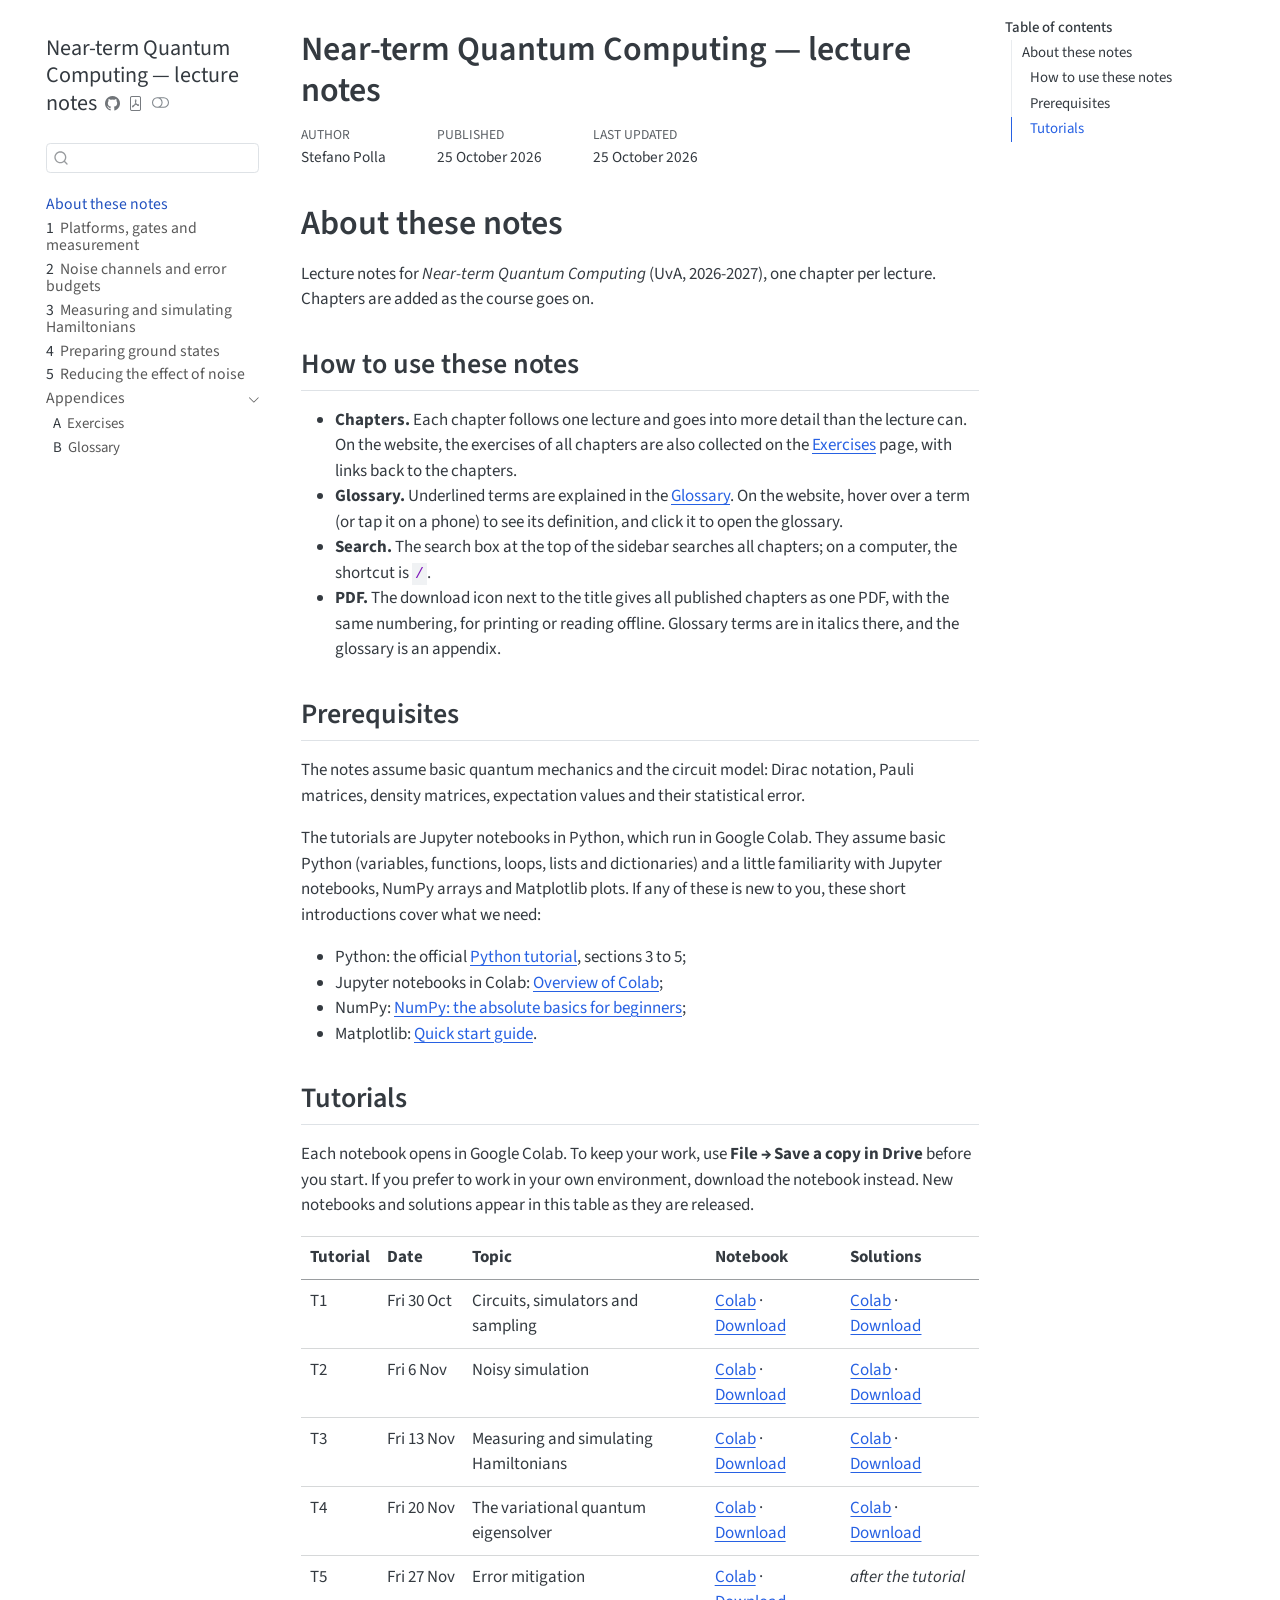
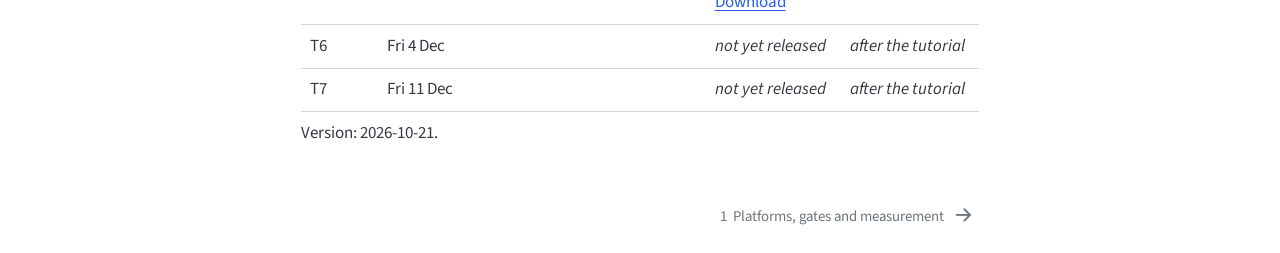
<file: index.html>
<!DOCTYPE html>
<html xmlns="http://www.w3.org/1999/xhtml" lang="en" xml:lang="en"><head>

<meta charset="utf-8">
<meta name="generator" content="quarto-1.10.19">

<meta name="viewport" content="width=device-width, initial-scale=1.0, user-scalable=yes">

<meta name="author" content="Stefano Polla">
<meta name="dcterms.date" content="2026-10-25">

<title>Near-term Quantum Computing — lecture notes</title>
<style>
/* Default styles provided by pandoc.
** See https://pandoc.org/MANUAL.html#variables-for-html for config info.
*/
span.smallcaps{font-variant: small-caps;}
div.columns{display: flex; gap: 1.5em;}
div.column{flex: auto;}
@media screen {
div.columns{gap: min(4vw, 1.5em);}
div.column{overflow-x: auto;}
}
div.hanging-indent{margin-left: 1.5em; text-indent: -1.5em;}
ul.task-list{list-style: none;}
ul.task-list li input[type="checkbox"] {
  width: 0.8em;
  margin: 0 0.8em 0.2em -1em; /* quarto-specific, see https://github.com/quarto-dev/quarto-cli/issues/4556 */ 
  vertical-align: middle;
}
</style>


<script src="site_libs/quarto-nav/quarto-nav.js"></script>
<script src="site_libs/quarto-nav/headroom.min.js"></script>
<script src="site_libs/clipboard/clipboard.min.js"></script>
<script src="site_libs/quarto-search/autocomplete.umd.js"></script>
<script src="site_libs/quarto-search/fuse.min.js"></script>
<script src="site_libs/quarto-search/quarto-search.js"></script>
<meta name="quarto:offset" content="./">
<link href="./L1-platforms-and-measurement.html" rel="next">
<script src="site_libs/quarto-html/quarto.js" type="module"></script>
<script src="site_libs/quarto-html/tabsets/tabsets.js" type="module"></script>
<script src="site_libs/quarto-html/popper.min.js"></script>
<script src="site_libs/quarto-html/tippy.umd.min.js"></script>
<script src="site_libs/quarto-html/anchor.min.js"></script>
<link href="site_libs/quarto-html/tippy.css" rel="stylesheet">
<link href="site_libs/quarto-html/quarto-syntax-highlighting-bf27225e3a48a9273f3daa8f8e829971.css" rel="stylesheet" class="quarto-color-scheme" id="quarto-text-highlighting-styles">
<link href="site_libs/quarto-html/quarto-syntax-highlighting-dark-b626d73c4c936ccc3cb08be7d45d1df6.css" rel="stylesheet" class="quarto-color-scheme quarto-color-alternate" id="quarto-text-highlighting-styles">
<link href="site_libs/quarto-html/quarto-syntax-highlighting-bf27225e3a48a9273f3daa8f8e829971.css" rel="stylesheet" class="quarto-color-scheme-extra" id="quarto-text-highlighting-styles">
<script src="site_libs/bootstrap/bootstrap.min.js"></script>
<link href="site_libs/bootstrap/bootstrap-icons.css" rel="stylesheet">
<link href="site_libs/bootstrap/bootstrap-d3f7f8e73c8d287b30bcf59c2b563615.min.css" rel="stylesheet" append-hash="true" class="quarto-color-scheme" id="quarto-bootstrap" data-mode="light">
<link href="site_libs/bootstrap/bootstrap-dark-37a0ccb6f5b9899fcb884e11bb6f7458.min.css" rel="stylesheet" append-hash="true" class="quarto-color-scheme quarto-color-alternate" id="quarto-bootstrap" data-mode="dark">
<link href="site_libs/bootstrap/bootstrap-d3f7f8e73c8d287b30bcf59c2b563615.min.css" rel="stylesheet" append-hash="true" class="quarto-color-scheme-extra" id="quarto-bootstrap" data-mode="light">
<script id="quarto-search-options" type="application/json">{
  "location": "sidebar",
  "copy-button": false,
  "collapse-after": 3,
  "panel-placement": "start",
  "type": "textbox",
  "limit": 50,
  "keyboard-shortcut": [
    "f",
    "/",
    "s"
  ],
  "show-item-context": false,
  "language": {
    "search-no-results-text": "No results",
    "search-matching-documents-text": "matching documents",
    "search-copy-link-title": "Copy link to search",
    "search-hide-matches-text": "Hide additional matches",
    "search-more-match-text": "more match in this document",
    "search-more-matches-text": "more matches in this document",
    "search-clear-button-title": "Clear",
    "search-text-placeholder": "",
    "search-detached-cancel-button-title": "Cancel",
    "search-submit-button-title": "Submit",
    "search-label": "Search"
  }
}</script>
<meta name="robots" content="noindex, nofollow">


<link rel="stylesheet" href="styles.css">
</head>

<body class="nav-sidebar floating quarto-light"><script id="quarto-html-before-body" type="application/javascript">
    const toggleBodyColorMode = (bsSheetEl) => {
      const mode = bsSheetEl.getAttribute("data-mode");
      const bodyEl = window.document.querySelector("body");
      if (mode === "dark") {
        bodyEl.classList.add("quarto-dark");
        bodyEl.classList.remove("quarto-light");
      } else {
        bodyEl.classList.add("quarto-light");
        bodyEl.classList.remove("quarto-dark");
      }
    }
    const toggleBodyColorPrimary = () => {
      const bsSheetEl = window.document.querySelector("link#quarto-bootstrap:not([rel=disabled-stylesheet])");
      if (bsSheetEl) {
        toggleBodyColorMode(bsSheetEl);
      }
    }
    const setColorSchemeToggle = (alternate) => {
      const toggles = window.document.querySelectorAll('.quarto-color-scheme-toggle');
      for (let i=0; i < toggles.length; i++) {
        const toggle = toggles[i];
        if (toggle) {
          if (alternate) {
            toggle.classList.add("alternate");
          } else {
            toggle.classList.remove("alternate");
          }
        }
      }
    };
    const toggleColorMode = (alternate) => {
      // Switch the stylesheets
      const primaryStylesheets = window.document.querySelectorAll('link.quarto-color-scheme:not(.quarto-color-alternate)');
      const alternateStylesheets = window.document.querySelectorAll('link.quarto-color-scheme.quarto-color-alternate');
      manageTransitions('#quarto-margin-sidebar .nav-link', false);
      if (alternate) {
        // note: dark is layered on light, we don't disable primary!
        enableStylesheet(alternateStylesheets);
        for (const sheetNode of alternateStylesheets) {
          if (sheetNode.id === "quarto-bootstrap") {
            toggleBodyColorMode(sheetNode);
          }
        }
      } else {
        disableStylesheet(alternateStylesheets);
        enableStylesheet(primaryStylesheets)
        toggleBodyColorPrimary();
      }
      manageTransitions('#quarto-margin-sidebar .nav-link', true);
      // Switch the toggles
      setColorSchemeToggle(alternate)
      // Hack to workaround the fact that safari doesn't
      // properly recolor the scrollbar when toggling (#1455)
      if (navigator.userAgent.indexOf('Safari') > 0 && navigator.userAgent.indexOf('Chrome') == -1) {
        manageTransitions("body", false);
        window.scrollTo(0, 1);
        setTimeout(() => {
          window.scrollTo(0, 0);
          manageTransitions("body", true);
        }, 40);
      }
    }
    const disableStylesheet = (stylesheets) => {
      for (let i=0; i < stylesheets.length; i++) {
        const stylesheet = stylesheets[i];
        stylesheet.rel = 'disabled-stylesheet';
      }
    }
    const enableStylesheet = (stylesheets) => {
      for (let i=0; i < stylesheets.length; i++) {
        const stylesheet = stylesheets[i];
        if(stylesheet.rel !== 'stylesheet') { // for Chrome, which will still FOUC without this check
          stylesheet.rel = 'stylesheet';
        }
      }
    }
    const manageTransitions = (selector, allowTransitions) => {
      const els = window.document.querySelectorAll(selector);
      for (let i=0; i < els.length; i++) {
        const el = els[i];
        if (allowTransitions) {
          el.classList.remove('notransition');
        } else {
          el.classList.add('notransition');
        }
      }
    }
    const isFileUrl = () => {
      return window.location.protocol === 'file:';
    }
    const hasAlternateSentinel = () => {
      let styleSentinel = getColorSchemeSentinel();
      if (styleSentinel !== null) {
        return styleSentinel === "alternate";
      } else {
        return false;
      }
    }
    const setStyleSentinel = (alternate) => {
      const value = alternate ? "alternate" : "default";
      if (!isFileUrl()) {
        window.localStorage.setItem("quarto-color-scheme", value);
      } else {
        localAlternateSentinel = value;
      }
    }
    const getColorSchemeSentinel = () => {
      if (!isFileUrl()) {
        const storageValue = window.localStorage.getItem("quarto-color-scheme");
        return storageValue != null ? storageValue : localAlternateSentinel;
      } else {
        return localAlternateSentinel;
      }
    }
    const toggleGiscusIfUsed = (isAlternate, darkModeDefault) => {
      const baseTheme = document.querySelector('#giscus-base-theme')?.value ?? 'light';
      const alternateTheme = document.querySelector('#giscus-alt-theme')?.value ?? 'dark';
      let newTheme = '';
      if(authorPrefersDark) {
        newTheme = isAlternate ? baseTheme : alternateTheme;
      } else {
        newTheme = isAlternate ? alternateTheme : baseTheme;
      }
      const changeGiscusTheme = () => {
        // From: https://github.com/giscus/giscus/issues/336
        const sendMessage = (message) => {
          const iframe = document.querySelector('iframe.giscus-frame');
          if (!iframe) return;
          iframe.contentWindow.postMessage({ giscus: message }, 'https://giscus.app');
        }
        sendMessage({
          setConfig: {
            theme: newTheme
          }
        });
      }
      const isGiscussLoaded = window.document.querySelector('iframe.giscus-frame') !== null;
      if (isGiscussLoaded) {
        changeGiscusTheme();
      }
    };
    const authorPrefersDark = false;
    const darkModeDefault = authorPrefersDark;
      document.querySelector('link#quarto-text-highlighting-styles.quarto-color-scheme-extra').rel = 'disabled-stylesheet';
      document.querySelector('link#quarto-bootstrap.quarto-color-scheme-extra').rel = 'disabled-stylesheet';
    let localAlternateSentinel = darkModeDefault ? 'alternate' : 'default';
    // Dark / light mode switch
    window.quartoToggleColorScheme = () => {
      // Read the current dark / light value
      let toAlternate = !hasAlternateSentinel();
      toggleColorMode(toAlternate);
      setStyleSentinel(toAlternate);
      toggleGiscusIfUsed(toAlternate, darkModeDefault);
      window.dispatchEvent(new Event('resize'));
    };
    // Switch to dark mode if need be
    if (hasAlternateSentinel()) {
      toggleColorMode(true);
    } else {
      toggleColorMode(false);
    }
  </script>

<div id="quarto-search-results"></div>
  <header id="quarto-header" class="headroom fixed-top">
  <nav class="quarto-secondary-nav">
    <div class="container-fluid d-flex">
      <button type="button" class="quarto-btn-toggle btn" data-bs-toggle="collapse" role="button" data-bs-target=".quarto-sidebar-collapse-item" aria-controls="quarto-sidebar" aria-expanded="false" aria-label="Toggle sidebar navigation" onclick="if (window.quartoToggleHeadroom) { window.quartoToggleHeadroom(); }">
        <i class="bi bi-layout-text-sidebar-reverse"></i>
      </button>
        <nav class="quarto-page-breadcrumbs" aria-label="breadcrumb"><ol class="breadcrumb"><li class="breadcrumb-item"><a href="./index.html">About these notes</a></li></ol></nav>
        <a class="flex-grow-1" role="navigation" data-bs-toggle="collapse" data-bs-target=".quarto-sidebar-collapse-item" aria-controls="quarto-sidebar" aria-expanded="false" aria-label="Toggle sidebar navigation" onclick="if (window.quartoToggleHeadroom) { window.quartoToggleHeadroom(); }">      
        </a>
      <button type="button" class="btn quarto-search-button" aria-label="Search" onclick="window.quartoOpenSearch();">
        <i class="bi bi-search"></i>
      </button>
    </div>
  </nav>
</header>
<!-- content -->
<div id="quarto-content" class="quarto-container page-columns page-rows-contents page-layout-article">
<!-- sidebar -->
  <nav id="quarto-sidebar" class="sidebar collapse collapse-horizontal quarto-sidebar-collapse-item sidebar-navigation floating overflow-auto">
    <div class="pt-lg-2 mt-2 text-left sidebar-header">
    <div class="sidebar-title mb-0 py-0">
      <a href="./">Near-term Quantum Computing — lecture notes</a> 
        <div class="sidebar-tools-main tools-wide">
    <a href="https://github.com/StefanoPolla/ntqc/tree/main/notes/" title="Source Code" class="quarto-navigation-tool px-1" aria-label="Source Code"><i class="bi bi-github"></i></a>
    <a href="./ntqc-lecture-notes.pdf" title="Download PDF" class="quarto-navigation-tool px-1" aria-label="Download PDF"><i class="bi bi-file-pdf"></i></a>
  <a href="" class="quarto-color-scheme-toggle quarto-navigation-tool  px-1" onclick="window.quartoToggleColorScheme(); return false;" title="Toggle dark mode"><i class="bi"></i></a>
</div>
    </div>
      </div>
        <div class="mt-2 flex-shrink-0 align-items-center">
        <div class="sidebar-search">
        <div id="quarto-search" class="" title="Search"></div>
        </div>
        </div>
    <div class="sidebar-menu-container"> 
    <ul class="list-unstyled mt-1">
        <li class="sidebar-item">
  <div class="sidebar-item-container"> 
  <a href="./index.html" class="sidebar-item-text sidebar-link active">
 <span class="menu-text">About these notes</span></a>
  </div>
</li>
        <li class="sidebar-item">
  <div class="sidebar-item-container"> 
  <a href="./L1-platforms-and-measurement.html" class="sidebar-item-text sidebar-link">
 <span class="menu-text"><span class="chapter-number">1</span>&nbsp; <span class="chapter-title">Platforms, gates and measurement</span></span></a>
  </div>
</li>
        <li class="sidebar-item">
  <div class="sidebar-item-container"> 
  <a href="./L2-noise.html" class="sidebar-item-text sidebar-link">
 <span class="menu-text"><span class="chapter-number">2</span>&nbsp; <span class="chapter-title">Noise channels and error budgets</span></span></a>
  </div>
</li>
        <li class="sidebar-item">
  <div class="sidebar-item-container"> 
  <a href="./L3-hamiltonians.html" class="sidebar-item-text sidebar-link">
 <span class="menu-text"><span class="chapter-number">3</span>&nbsp; <span class="chapter-title">Measuring and simulating Hamiltonians</span></span></a>
  </div>
</li>
        <li class="sidebar-item">
  <div class="sidebar-item-container"> 
  <a href="./L4-ground-states.html" class="sidebar-item-text sidebar-link">
 <span class="menu-text"><span class="chapter-number">4</span>&nbsp; <span class="chapter-title">Preparing ground states</span></span></a>
  </div>
</li>
        <li class="sidebar-item">
  <div class="sidebar-item-container"> 
  <a href="./L5-mitigation.html" class="sidebar-item-text sidebar-link">
 <span class="menu-text"><span class="chapter-number">5</span>&nbsp; <span class="chapter-title">Reducing the effect of noise</span></span></a>
  </div>
</li>
        <li class="sidebar-item sidebar-item-section">
      <div class="sidebar-item-container"> 
            <a class="sidebar-item-text sidebar-link text-start" data-bs-toggle="collapse" data-bs-target="#quarto-sidebar-section-1" role="navigation" aria-expanded="true">
 <span class="menu-text">Appendices</span></a>
          <a class="sidebar-item-toggle text-start" data-bs-toggle="collapse" data-bs-target="#quarto-sidebar-section-1" role="navigation" aria-expanded="true" aria-label="Toggle section">
            <i class="bi bi-chevron-right ms-2"></i>
          </a> 
      </div>
      <ul id="quarto-sidebar-section-1" class="collapse list-unstyled sidebar-section depth1 show">  
          <li class="sidebar-item">
  <div class="sidebar-item-container"> 
  <a href="./exercises.html" class="sidebar-item-text sidebar-link">
 <span class="menu-text"><span class="chapter-number">A</span>&nbsp; <span class="chapter-title">Exercises</span></span></a>
  </div>
</li>
          <li class="sidebar-item">
  <div class="sidebar-item-container"> 
  <a href="./glossary.html" class="sidebar-item-text sidebar-link">
 <span class="menu-text"><span class="chapter-number">B</span>&nbsp; <span class="chapter-title">Glossary</span></span></a>
  </div>
</li>
      </ul>
  </li>
    </ul>
    </div>
</nav>
<div id="quarto-sidebar-glass" class="quarto-sidebar-collapse-item" data-bs-toggle="collapse" data-bs-target=".quarto-sidebar-collapse-item"></div>
<!-- margin-sidebar -->
    <div id="quarto-margin-sidebar" class="sidebar margin-sidebar">
        <nav id="TOC" role="doc-toc" class="toc-active">
    <h2 id="toc-title">Table of contents</h2>
   
  <ul>
  <li><a href="#sec-about" id="toc-sec-about" class="nav-link active" data-scroll-target="#sec-about">About these notes</a>
  <ul class="collapse">
  <li><a href="#how-to-use-these-notes" id="toc-how-to-use-these-notes" class="nav-link" data-scroll-target="#how-to-use-these-notes">How to use these notes</a></li>
  <li><a href="#prerequisites" id="toc-prerequisites" class="nav-link" data-scroll-target="#prerequisites">Prerequisites</a></li>
  <li><a href="#tutorials" id="toc-tutorials" class="nav-link" data-scroll-target="#tutorials">Tutorials</a></li>
  </ul></li>
  </ul>
</nav>
    </div>
<!-- main -->
<main class="content" id="quarto-document-content">


<header id="title-block-header" class="quarto-title-block default">
<div class="quarto-title">
<h1 class="title">Near-term Quantum Computing — lecture notes</h1>
</div>



<div class="quarto-title-meta">

    <div>
    <div class="quarto-title-meta-heading">Author</div>
    <div class="quarto-title-meta-contents">
             <p>Stefano Polla </p>
          </div>
  </div>
    
    <div>
    <div class="quarto-title-meta-heading">Published</div>
    <div class="quarto-title-meta-contents">
      <p class="date">25 October 2026</p>
    </div>
  </div>
  
    <div>
    <div class="quarto-title-meta-heading">Last updated</div>
    <div class="quarto-title-meta-contents">
      <p class="date-modified">25 October 2026</p>
    </div>
  </div>
    
  </div>
  


</header>


<section id="sec-about" class="level1 unnumbered web-only">
<h1 class="unnumbered web-only">About these notes</h1>
<p>Lecture notes for <em>Near-term Quantum Computing</em> (UvA, 2026-2027), one chapter per lecture. Chapters are added as the course goes on.</p>
<section id="how-to-use-these-notes" class="level2 unnumbered">
<h2 class="unnumbered anchored" data-anchor-id="how-to-use-these-notes">How to use these notes</h2>
<ul>
<li><strong>Chapters.</strong> Each chapter follows one lecture and goes into more detail than the lecture can. <span>On the website, the exercises of all chapters are also collected on the <a href="./exercises.html">Exercises</a> page, with links back to the chapters.</span></li>
<li><strong>Glossary.</strong> Underlined terms are explained in the <a href="./glossary.html">Glossary</a>. On the website, hover over a term (or tap it on a phone) to see its definition, and click it to open the glossary.</li>
<li><strong>Search.</strong> The search box at the top of the sidebar searches all chapters; on a computer, the shortcut is <code>/</code>.</li>
<li><strong>PDF.</strong> The download icon next to the title gives all published chapters as one PDF, with the same numbering, for printing or reading offline. Glossary terms are in italics there, and the glossary is an appendix.</li>
</ul>
</section>
<section id="prerequisites" class="level2 unnumbered">
<h2 class="unnumbered anchored" data-anchor-id="prerequisites">Prerequisites</h2>
<p>The notes assume basic quantum mechanics and the circuit model: Dirac notation, Pauli matrices, density matrices, expectation values and their statistical error.</p>
<p>The tutorials are Jupyter notebooks in Python, which run in Google Colab. They assume basic Python (variables, functions, loops, lists and dictionaries) and a little familiarity with Jupyter notebooks, NumPy arrays and Matplotlib plots. If any of these is new to you, these short introductions cover what we need:</p>
<ul>
<li>Python: the official <a href="https://docs.python.org/3/tutorial/">Python tutorial</a>, sections 3 to 5;</li>
<li>Jupyter notebooks in Colab: <a href="https://colab.research.google.com/notebooks/basic_features_overview.ipynb">Overview of Colab</a>;</li>
<li>NumPy: <a href="https://numpy.org/doc/stable/user/absolute_beginners.html">NumPy: the absolute basics for beginners</a>;</li>
<li>Matplotlib: <a href="https://matplotlib.org/stable/users/explain/quick_start.html">Quick start guide</a>.</li>
</ul>
</section>
<section id="tutorials" class="level2 unnumbered">
<h2 class="unnumbered anchored" data-anchor-id="tutorials">Tutorials</h2>
<p>Each notebook opens in Google Colab. To keep your work, use <strong>File → Save a copy in Drive</strong> before you start. If you prefer to work in your own environment, download the notebook instead. New notebooks and solutions appear in this table as they are released.</p>
<table class="caption-top table">
<thead>
<tr class="header">
<th style="text-align: left;">Tutorial</th>
<th style="text-align: left;">Date</th>
<th style="text-align: left;">Topic</th>
<th style="text-align: left;">Notebook</th>
<th style="text-align: left;">Solutions</th>
</tr>
</thead>
<tbody>
<tr class="odd">
<td style="text-align: left;">T1</td>
<td style="text-align: left;">Fri&nbsp;30&nbsp;Oct</td>
<td style="text-align: left;">Circuits, simulators and sampling</td>
<td style="text-align: left;"><a href="https://colab.research.google.com/github/StefanoPolla/ntqc/blob/main/tutorials/tutorial-01/T1-circuits-and-sampling_qiskit.ipynb">Colab</a>&nbsp;· <a href="downloads/tutorial-01/T1-circuits-and-sampling_qiskit.ipynb" download="T1-circuits-and-sampling_qiskit.ipynb">Download</a></td>
<td style="text-align: left;"><a href="https://colab.research.google.com/github/StefanoPolla/ntqc/blob/main/tutorials/tutorial-01/T1-circuits-and-sampling_qiskit_solutions.ipynb">Colab</a>&nbsp;· <a href="downloads/tutorial-01/T1-circuits-and-sampling_qiskit_solutions.ipynb" download="T1-circuits-and-sampling_qiskit_solutions.ipynb">Download</a></td>
</tr>
<tr class="even">
<td style="text-align: left;">T2</td>
<td style="text-align: left;">Fri&nbsp;6&nbsp;Nov</td>
<td style="text-align: left;">Noisy simulation</td>
<td style="text-align: left;"><a href="https://colab.research.google.com/github/StefanoPolla/ntqc/blob/main/tutorials/tutorial-02/T2-noisy-simulation_qiskit.ipynb">Colab</a>&nbsp;· <a href="downloads/tutorial-02/T2-noisy-simulation_qiskit.ipynb" download="T2-noisy-simulation_qiskit.ipynb">Download</a></td>
<td style="text-align: left;"><a href="https://colab.research.google.com/github/StefanoPolla/ntqc/blob/main/tutorials/tutorial-02/T2-noisy-simulation_qiskit_solutions.ipynb">Colab</a>&nbsp;· <a href="downloads/tutorial-02/T2-noisy-simulation_qiskit_solutions.ipynb" download="T2-noisy-simulation_qiskit_solutions.ipynb">Download</a></td>
</tr>
<tr class="odd">
<td style="text-align: left;">T3</td>
<td style="text-align: left;">Fri&nbsp;13&nbsp;Nov</td>
<td style="text-align: left;">Measuring and simulating Hamiltonians</td>
<td style="text-align: left;"><a href="https://colab.research.google.com/github/StefanoPolla/ntqc/blob/main/tutorials/tutorial-03/T3-hamiltonians_qiskit.ipynb">Colab</a>&nbsp;· <a href="downloads/tutorial-03/T3-hamiltonians_qiskit.ipynb" download="T3-hamiltonians_qiskit.ipynb">Download</a></td>
<td style="text-align: left;"><a href="https://colab.research.google.com/github/StefanoPolla/ntqc/blob/main/tutorials/tutorial-03/T3-hamiltonians_qiskit_solutions.ipynb">Colab</a>&nbsp;· <a href="downloads/tutorial-03/T3-hamiltonians_qiskit_solutions.ipynb" download="T3-hamiltonians_qiskit_solutions.ipynb">Download</a></td>
</tr>
<tr class="even">
<td style="text-align: left;">T4</td>
<td style="text-align: left;">Fri&nbsp;20&nbsp;Nov</td>
<td style="text-align: left;">The variational quantum eigensolver</td>
<td style="text-align: left;"><a href="https://colab.research.google.com/github/StefanoPolla/ntqc/blob/main/tutorials/tutorial-04/T4-vqe_qiskit.ipynb">Colab</a>&nbsp;· <a href="downloads/tutorial-04/T4-vqe_qiskit.ipynb" download="T4-vqe_qiskit.ipynb">Download</a></td>
<td style="text-align: left;"><a href="https://colab.research.google.com/github/StefanoPolla/ntqc/blob/main/tutorials/tutorial-04/T4-vqe_qiskit_solutions.ipynb">Colab</a>&nbsp;· <a href="downloads/tutorial-04/T4-vqe_qiskit_solutions.ipynb" download="T4-vqe_qiskit_solutions.ipynb">Download</a></td>
</tr>
<tr class="odd">
<td style="text-align: left;">T5</td>
<td style="text-align: left;">Fri&nbsp;27&nbsp;Nov</td>
<td style="text-align: left;">Error mitigation</td>
<td style="text-align: left;"><a href="https://colab.research.google.com/github/StefanoPolla/ntqc/blob/main/tutorials/tutorial-05/T5-mitigation_qiskit.ipynb">Colab</a>&nbsp;· <a href="downloads/tutorial-05/T5-mitigation_qiskit.ipynb" download="T5-mitigation_qiskit.ipynb">Download</a></td>
<td style="text-align: left;"><em>after&nbsp;the&nbsp;tutorial</em></td>
</tr>
<tr class="even">
<td style="text-align: left;">T6</td>
<td style="text-align: left;">Fri&nbsp;4&nbsp;Dec</td>
<td style="text-align: left;"></td>
<td style="text-align: left;"><em>not&nbsp;yet&nbsp;released</em></td>
<td style="text-align: left;"><em>after&nbsp;the&nbsp;tutorial</em></td>
</tr>
<tr class="odd">
<td style="text-align: left;">T7</td>
<td style="text-align: left;">Fri&nbsp;11&nbsp;Dec</td>
<td style="text-align: left;"></td>
<td style="text-align: left;"><em>not&nbsp;yet&nbsp;released</em></td>
<td style="text-align: left;"><em>after&nbsp;the&nbsp;tutorial</em></td>
</tr>
</tbody>
</table>
<p>Version: 2026-10-21.</p>


</section>
</section>

</main> <!-- /main -->
<style>
  a.gloss { text-decoration: underline dotted; color: inherit; }
</style>
<script>
  document.addEventListener("DOMContentLoaded", function () {
    if (typeof tippy === "undefined") return;
    tippy("a.gloss", {
      content: (el) => el.getAttribute("data-gloss"),
      theme: "quarto",
      maxWidth: 360,
    });
  });
</script>
<script id="quarto-html-after-body" type="application/javascript">
  window.document.addEventListener("DOMContentLoaded", function (event) {
    // Ensure there is a toggle, if there isn't float one in the top right
    if (window.document.querySelector('.quarto-color-scheme-toggle') === null) {
      const a = window.document.createElement('a');
      a.classList.add('top-right');
      a.classList.add('quarto-color-scheme-toggle');
      a.href = "";
      a.onclick = function() { try { window.quartoToggleColorScheme(); } catch {} return false; };
      const i = window.document.createElement("i");
      i.classList.add('bi');
      a.appendChild(i);
      window.document.body.appendChild(a);
    }
    setColorSchemeToggle(hasAlternateSentinel())
    const icon = "";
    const anchorJS = new window.AnchorJS();
    anchorJS.options = {
      placement: 'right',
      icon: icon
    };
    anchorJS.add('.anchored');
    const isCodeAnnotation = (el) => {
      for (const clz of el.classList) {
        if (clz.startsWith('code-annotation-')) {                     
          return true;
        }
      }
      return false;
    }
    const onCopySuccess = function(e) {
      // button target
      const button = e.trigger;
      // don't keep focus
      button.blur();
      // flash "checked"
      button.classList.add('code-copy-button-checked');
      var currentTitle = button.getAttribute("title");
      button.setAttribute("title", "Copied!");
      let tooltip;
      if (window.bootstrap) {
        button.setAttribute("data-bs-toggle", "tooltip");
        button.setAttribute("data-bs-placement", "left");
        button.setAttribute("data-bs-title", "Copied!");
        tooltip = new bootstrap.Tooltip(button, 
          { trigger: "manual", 
            customClass: "code-copy-button-tooltip",
            offset: [0, -8]});
        tooltip.show();    
      }
      setTimeout(function() {
        if (tooltip) {
          tooltip.hide();
          button.removeAttribute("data-bs-title");
          button.removeAttribute("data-bs-toggle");
          button.removeAttribute("data-bs-placement");
        }
        button.setAttribute("title", currentTitle);
        button.classList.remove('code-copy-button-checked');
      }, 1000);
      // clear code selection
      e.clearSelection();
    }
    const getTextToCopy = function(trigger) {
      const outerScaffold = trigger.parentElement.cloneNode(true);
      const codeEl = outerScaffold.querySelector('code');
      for (const childEl of codeEl.children) {
        if (isCodeAnnotation(childEl)) {
          childEl.remove();
        }
      }
      return codeEl.innerText;
    }
    const clipboard = new window.ClipboardJS('.code-copy-button:not([data-in-quarto-modal])', {
      text: getTextToCopy
    });
    clipboard.on('success', onCopySuccess);
    if (window.document.getElementById('quarto-embedded-source-code-modal')) {
      const clipboardModal = new window.ClipboardJS('.code-copy-button[data-in-quarto-modal]', {
        text: getTextToCopy,
        container: window.document.getElementById('quarto-embedded-source-code-modal')
      });
      clipboardModal.on('success', onCopySuccess);
    }
      var localhostRegex = new RegExp(/^(?:http|https):\/\/localhost\:?[0-9]*\//);
      var mailtoRegex = new RegExp(/^mailto:/);
        var filterRegex = new RegExp("https:\/\/stefanopolla\.github\.io\/ntqc\/");
      var isInternal = (href) => {
          return filterRegex.test(href) || localhostRegex.test(href) || mailtoRegex.test(href);
      }
      // Inspect non-navigation links and adorn them if external
     var links = window.document.querySelectorAll('a[href]:not(.nav-link):not(.navbar-brand):not(.toc-action):not(.sidebar-link):not(.sidebar-item-toggle):not(.pagination-link):not(.no-external):not([aria-hidden]):not(.dropdown-item):not(.quarto-navigation-tool):not(.about-link)');
      for (var i=0; i<links.length; i++) {
        const link = links[i];
        if (!isInternal(link.href)) {
          // undo the damage that might have been done by quarto-nav.js in the case of
          // links that we want to consider external
          if (link.dataset.originalHref !== undefined) {
            link.href = link.dataset.originalHref;
          }
        }
      }
    function tippyHover(el, contentFn, onTriggerFn, onUntriggerFn) {
      const config = {
        allowHTML: true,
        maxWidth: 500,
        delay: 100,
        arrow: false,
        appendTo: function(el) {
            return el.parentElement;
        },
        interactive: true,
        interactiveBorder: 10,
        theme: 'quarto',
        placement: 'bottom-start',
      };
      if (contentFn) {
        config.content = contentFn;
      }
      if (onTriggerFn) {
        config.onTrigger = onTriggerFn;
      }
      if (onUntriggerFn) {
        config.onUntrigger = onUntriggerFn;
      }
      window.tippy(el, config); 
    }
    const noterefs = window.document.querySelectorAll('a[role="doc-noteref"]');
    for (var i=0; i<noterefs.length; i++) {
      const ref = noterefs[i];
      tippyHover(ref, function() {
        // use id or data attribute instead here
        let href = ref.getAttribute('data-footnote-href') || ref.getAttribute('href');
        try { href = new URL(href).hash; } catch {}
        const id = href.replace(/^#\/?/, "");
        const note = window.document.getElementById(id);
        if (note) {
          return note.innerHTML;
        } else {
          return "";
        }
      });
    }
    const xrefs = window.document.querySelectorAll('a.quarto-xref');
    const processXRef = (id, note) => {
      // Strip column container classes
      const stripColumnClz = (el) => {
        el.classList.remove("page-full", "page-columns");
        if (el.children) {
          for (const child of el.children) {
            stripColumnClz(child);
          }
        }
      }
      stripColumnClz(note)
      if (id === null || id.startsWith('sec-')) {
        // Special case sections, only their first couple elements
        const container = document.createElement("div");
        if (note.children && note.children.length > 2) {
          container.appendChild(note.children[0].cloneNode(true));
          for (let i = 1; i < note.children.length; i++) {
            const child = note.children[i];
            if (child.tagName === "P" && child.innerText === "") {
              continue;
            } else {
              container.appendChild(child.cloneNode(true));
              break;
            }
          }
          if (window.Quarto?.typesetMath) {
            window.Quarto.typesetMath(container);
          }
          return container.innerHTML
        } else {
          if (window.Quarto?.typesetMath) {
            window.Quarto.typesetMath(note);
          }
          return note.innerHTML;
        }
      } else {
        // Remove any anchor links if they are present
        const anchorLink = note.querySelector('a.anchorjs-link');
        if (anchorLink) {
          anchorLink.remove();
        }
        if (window.Quarto?.typesetMath) {
          window.Quarto.typesetMath(note);
        }
        if (note.classList.contains("callout")) {
          return note.outerHTML;
        } else {
          return note.innerHTML;
        }
      }
    }
    for (var i=0; i<xrefs.length; i++) {
      const xref = xrefs[i];
      tippyHover(xref, undefined, function(instance) {
        instance.disable();
        let url = xref.getAttribute('href');
        let hash = undefined; 
        if (url.startsWith('#')) {
          hash = url;
        } else {
          try { hash = new URL(url).hash; } catch {}
        }
        if (hash) {
          const id = hash.replace(/^#\/?/, "");
          const note = window.document.getElementById(id);
          if (note !== null) {
            try {
              const html = processXRef(id, note.cloneNode(true));
              instance.setContent(html);
            } finally {
              instance.enable();
              instance.show();
            }
          } else {
            // See if we can fetch this
            fetch(url.split('#')[0])
            .then(res => res.text())
            .then(html => {
              const parser = new DOMParser();
              const htmlDoc = parser.parseFromString(html, "text/html");
              const note = htmlDoc.getElementById(id);
              if (note !== null) {
                const html = processXRef(id, note);
                instance.setContent(html);
              } 
            }).finally(() => {
              instance.enable();
              instance.show();
            });
          }
        } else {
          // See if we can fetch a full url (with no hash to target)
          // This is a special case and we should probably do some content thinning / targeting
          fetch(url)
          .then(res => res.text())
          .then(html => {
            const parser = new DOMParser();
            const htmlDoc = parser.parseFromString(html, "text/html");
            const note = htmlDoc.querySelector('main.content');
            if (note !== null) {
              // This should only happen for chapter cross references
              // (since there is no id in the URL)
              // remove the first header
              if (note.children.length > 0 && note.children[0].tagName === "HEADER") {
                note.children[0].remove();
              }
              const html = processXRef(null, note);
              instance.setContent(html);
            } 
          }).finally(() => {
            instance.enable();
            instance.show();
          });
        }
      }, function(instance) {
      });
    }
        let selectedAnnoteEl;
        const selectorForAnnotation = ( cell, annotation) => {
          let cellAttr = 'data-code-cell="' + cell + '"';
          let lineAttr = 'data-code-annotation="' +  annotation + '"';
          const selector = 'span[' + cellAttr + '][' + lineAttr + ']';
          return selector;
        }
        const selectCodeLines = (annoteEl) => {
          const doc = window.document;
          const targetCell = annoteEl.getAttribute("data-target-cell");
          const targetAnnotation = annoteEl.getAttribute("data-target-annotation");
          const annoteSpan = window.document.querySelector(selectorForAnnotation(targetCell, targetAnnotation));
          const lines = annoteSpan.getAttribute("data-code-lines").split(",");
          const lineIds = lines.map((line) => {
            return targetCell + "-" + line;
          })
          let top = null;
          let height = null;
          let parent = null;
          if (lineIds.length > 0) {
              //compute the position of the single el (top and bottom and make a div)
              const el = window.document.getElementById(lineIds[0]);
              top = el.offsetTop;
              height = el.offsetHeight;
              parent = el.parentElement.parentElement;
            if (lineIds.length > 1) {
              const lastEl = window.document.getElementById(lineIds[lineIds.length - 1]);
              const bottom = lastEl.offsetTop + lastEl.offsetHeight;
              height = bottom - top;
            }
            if (top !== null && height !== null && parent !== null) {
              // cook up a div (if necessary) and position it 
              let div = window.document.getElementById("code-annotation-line-highlight");
              if (div === null) {
                div = window.document.createElement("div");
                div.setAttribute("id", "code-annotation-line-highlight");
                div.style.position = 'absolute';
                parent.appendChild(div);
              }
              div.style.top = top - 2 + "px";
              div.style.height = height + 4 + "px";
              div.style.left = 0;
              let gutterDiv = window.document.getElementById("code-annotation-line-highlight-gutter");
              if (gutterDiv === null) {
                gutterDiv = window.document.createElement("div");
                gutterDiv.setAttribute("id", "code-annotation-line-highlight-gutter");
                gutterDiv.style.position = 'absolute';
                const codeCell = window.document.getElementById(targetCell);
                const gutter = codeCell.querySelector('.code-annotation-gutter');
                gutter.appendChild(gutterDiv);
              }
              gutterDiv.style.top = top - 2 + "px";
              gutterDiv.style.height = height + 4 + "px";
            }
            selectedAnnoteEl = annoteEl;
          }
        };
        const unselectCodeLines = () => {
          const elementsIds = ["code-annotation-line-highlight", "code-annotation-line-highlight-gutter"];
          elementsIds.forEach((elId) => {
            const div = window.document.getElementById(elId);
            if (div) {
              div.remove();
            }
          });
          selectedAnnoteEl = undefined;
        };
          // Handle positioning of the toggle
      window.addEventListener(
        "resize",
        throttle(() => {
          elRect = undefined;
          if (selectedAnnoteEl) {
            selectCodeLines(selectedAnnoteEl);
          }
        }, 10)
      );
      function throttle(fn, ms) {
      let throttle = false;
      let timer;
        return (...args) => {
          if(!throttle) { // first call gets through
              fn.apply(this, args);
              throttle = true;
          } else { // all the others get throttled
              if(timer) clearTimeout(timer); // cancel #2
              timer = setTimeout(() => {
                fn.apply(this, args);
                timer = throttle = false;
              }, ms);
          }
        };
      }
        // Attach click handler to the DT
        const annoteDls = window.document.querySelectorAll('dt[data-target-cell]');
        for (const annoteDlNode of annoteDls) {
          annoteDlNode.addEventListener('click', (event) => {
            const clickedEl = event.target;
            if (clickedEl !== selectedAnnoteEl) {
              unselectCodeLines();
              const activeEl = window.document.querySelector('dt[data-target-cell].code-annotation-active');
              if (activeEl) {
                activeEl.classList.remove('code-annotation-active');
              }
              selectCodeLines(clickedEl);
              clickedEl.classList.add('code-annotation-active');
            } else {
              // Unselect the line
              unselectCodeLines();
              clickedEl.classList.remove('code-annotation-active');
            }
          });
        }
    const findCites = (el) => {
      const parentEl = el.parentElement;
      if (parentEl) {
        const cites = parentEl.dataset.cites;
        if (cites) {
          return {
            el,
            cites: cites.split(' ')
          };
        } else {
          return findCites(el.parentElement)
        }
      } else {
        return undefined;
      }
    };
    var bibliorefs = window.document.querySelectorAll('a[role="doc-biblioref"]');
    for (var i=0; i<bibliorefs.length; i++) {
      const ref = bibliorefs[i];
      const citeInfo = findCites(ref);
      if (citeInfo) {
        tippyHover(citeInfo.el, function() {
          var popup = window.document.createElement('div');
          citeInfo.cites.forEach(function(cite) {
            var citeDiv = window.document.createElement('div');
            citeDiv.classList.add('hanging-indent');
            citeDiv.classList.add('csl-entry');
            var biblioDiv = window.document.getElementById('ref-' + cite);
            if (biblioDiv) {
              citeDiv.innerHTML = biblioDiv.innerHTML;
            }
            popup.appendChild(citeDiv);
          });
          return popup.innerHTML;
        });
      }
    }
  });
  </script>
<nav class="page-navigation">
  <div class="nav-page nav-page-previous">
  </div>
  <div class="nav-page nav-page-next">
      <a href="./L1-platforms-and-measurement.html" class="pagination-link" aria-label="Platforms, gates and measurement">
        <span class="nav-page-text"><span class="chapter-number">1</span>&nbsp; <span class="chapter-title">Platforms, gates and measurement</span></span> <i class="bi bi-arrow-right-short"></i>
      </a>
  </div>
</nav>
</div> <!-- /content -->




</body></html>
</file>
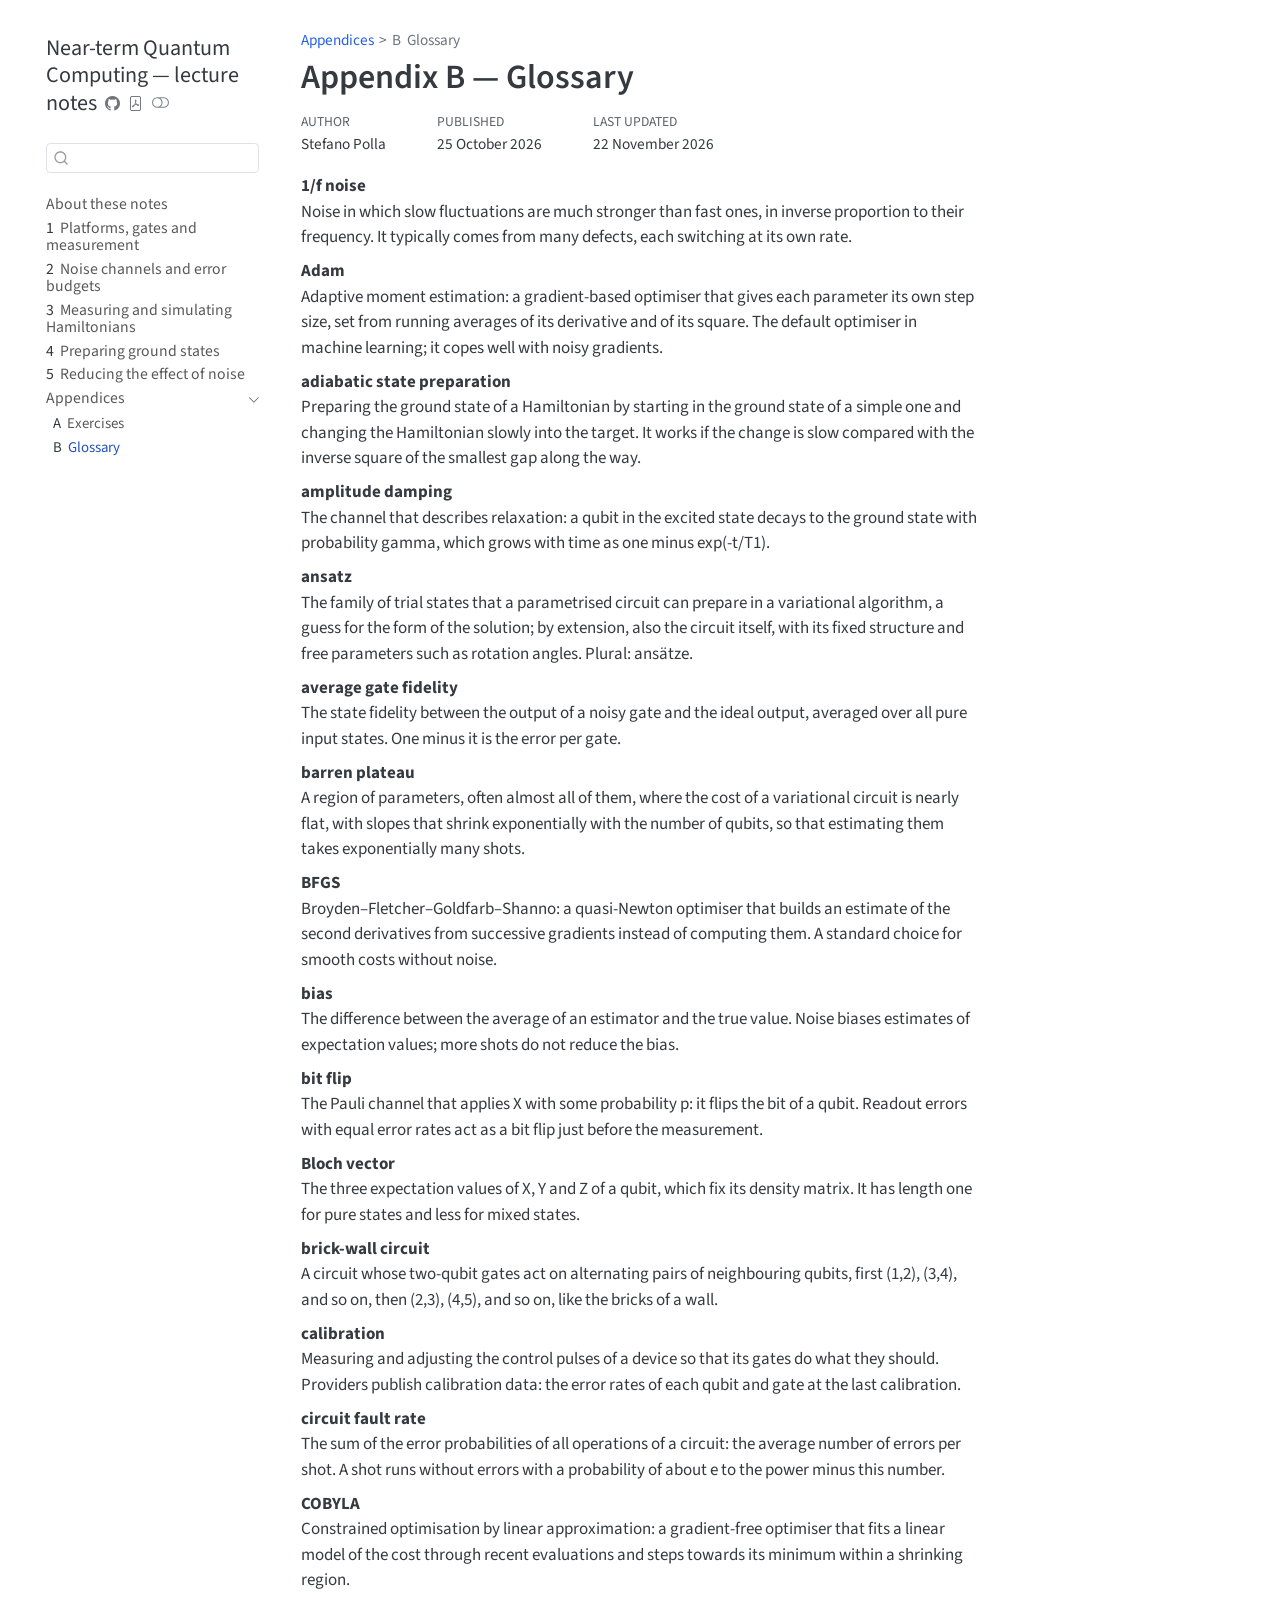
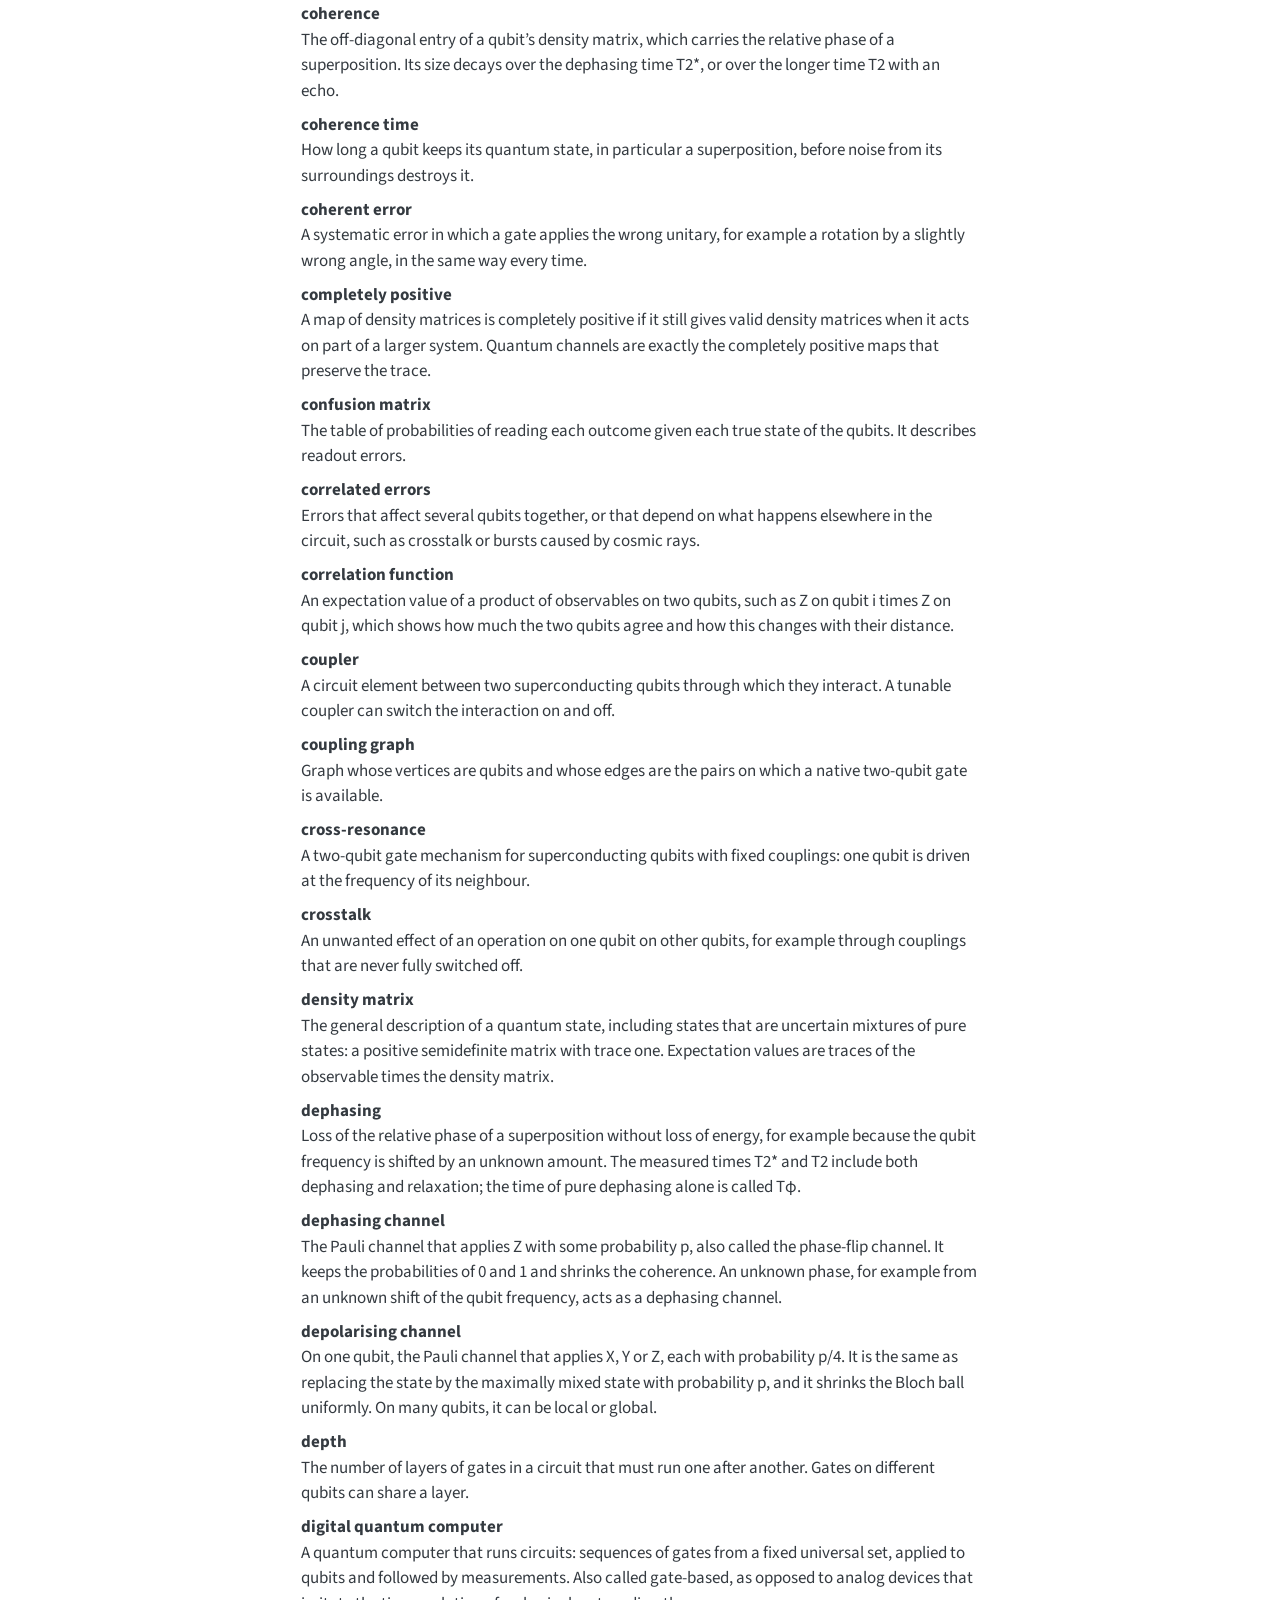
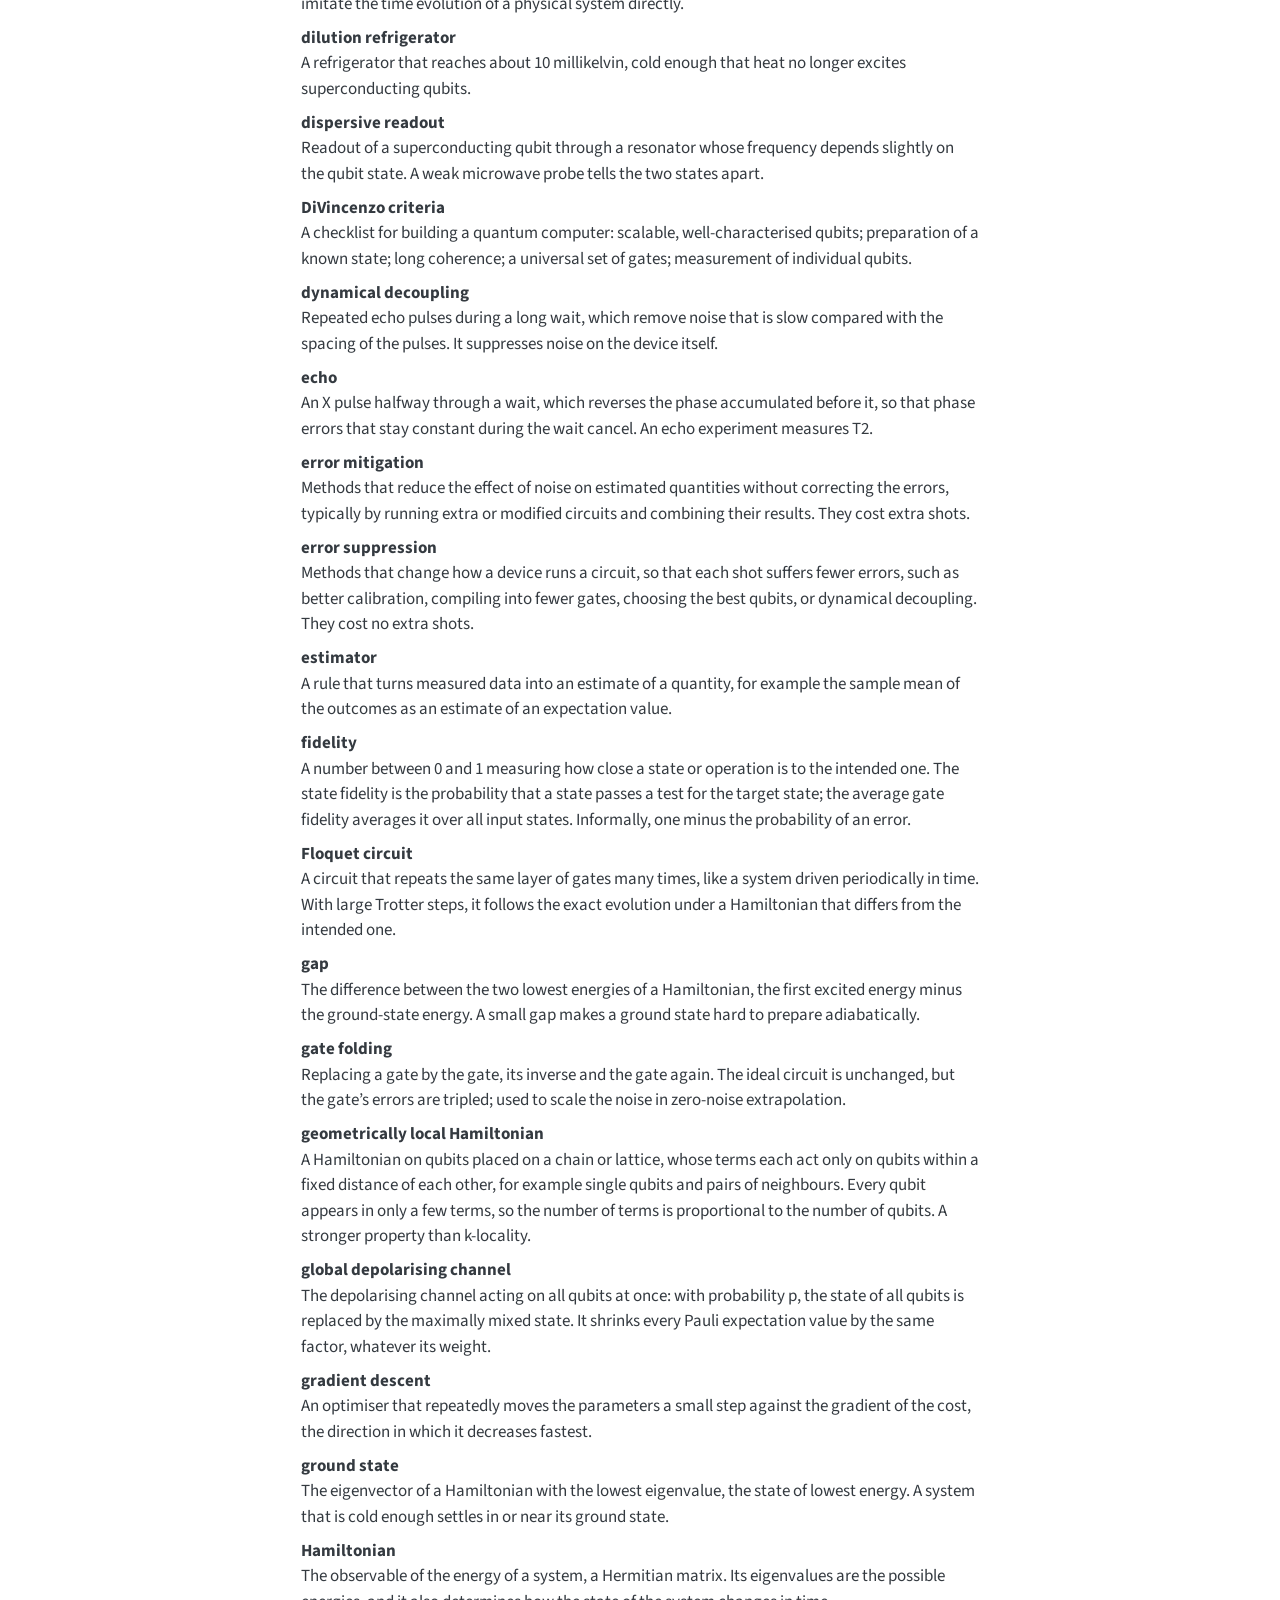
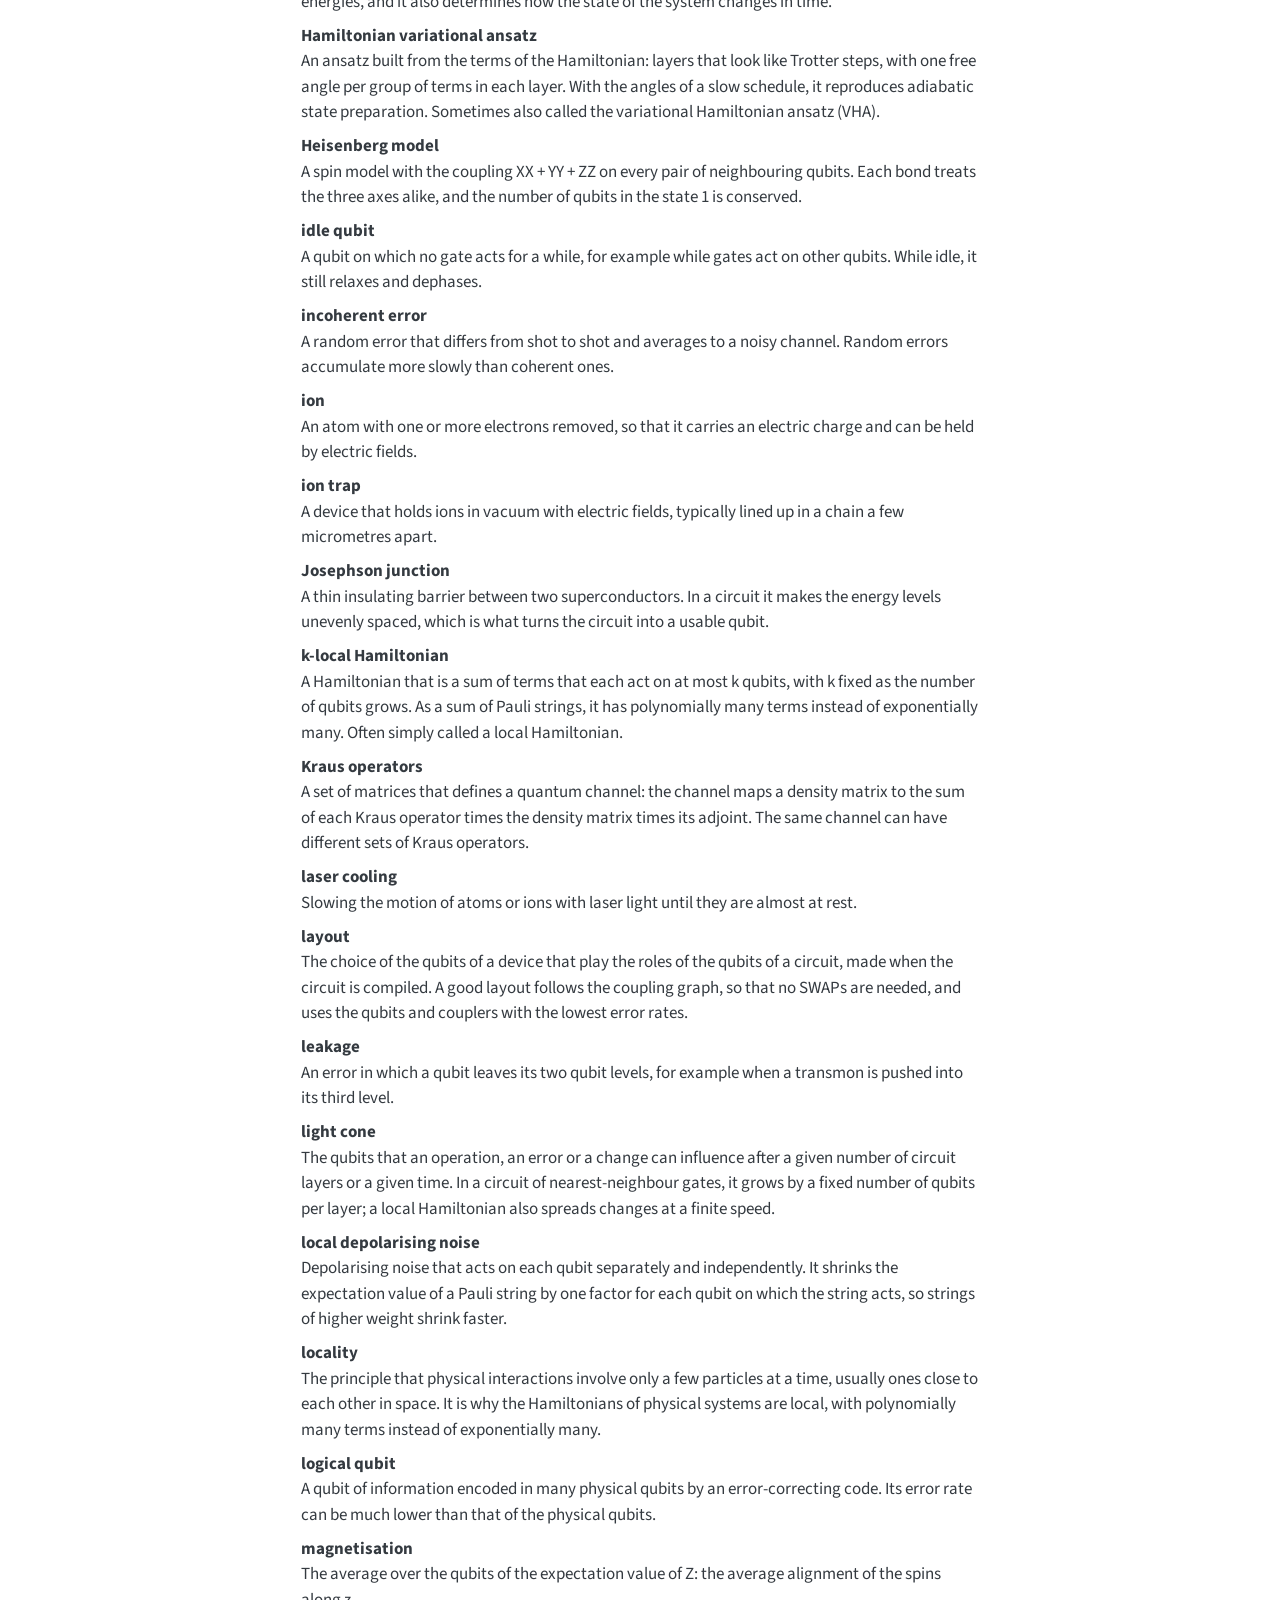
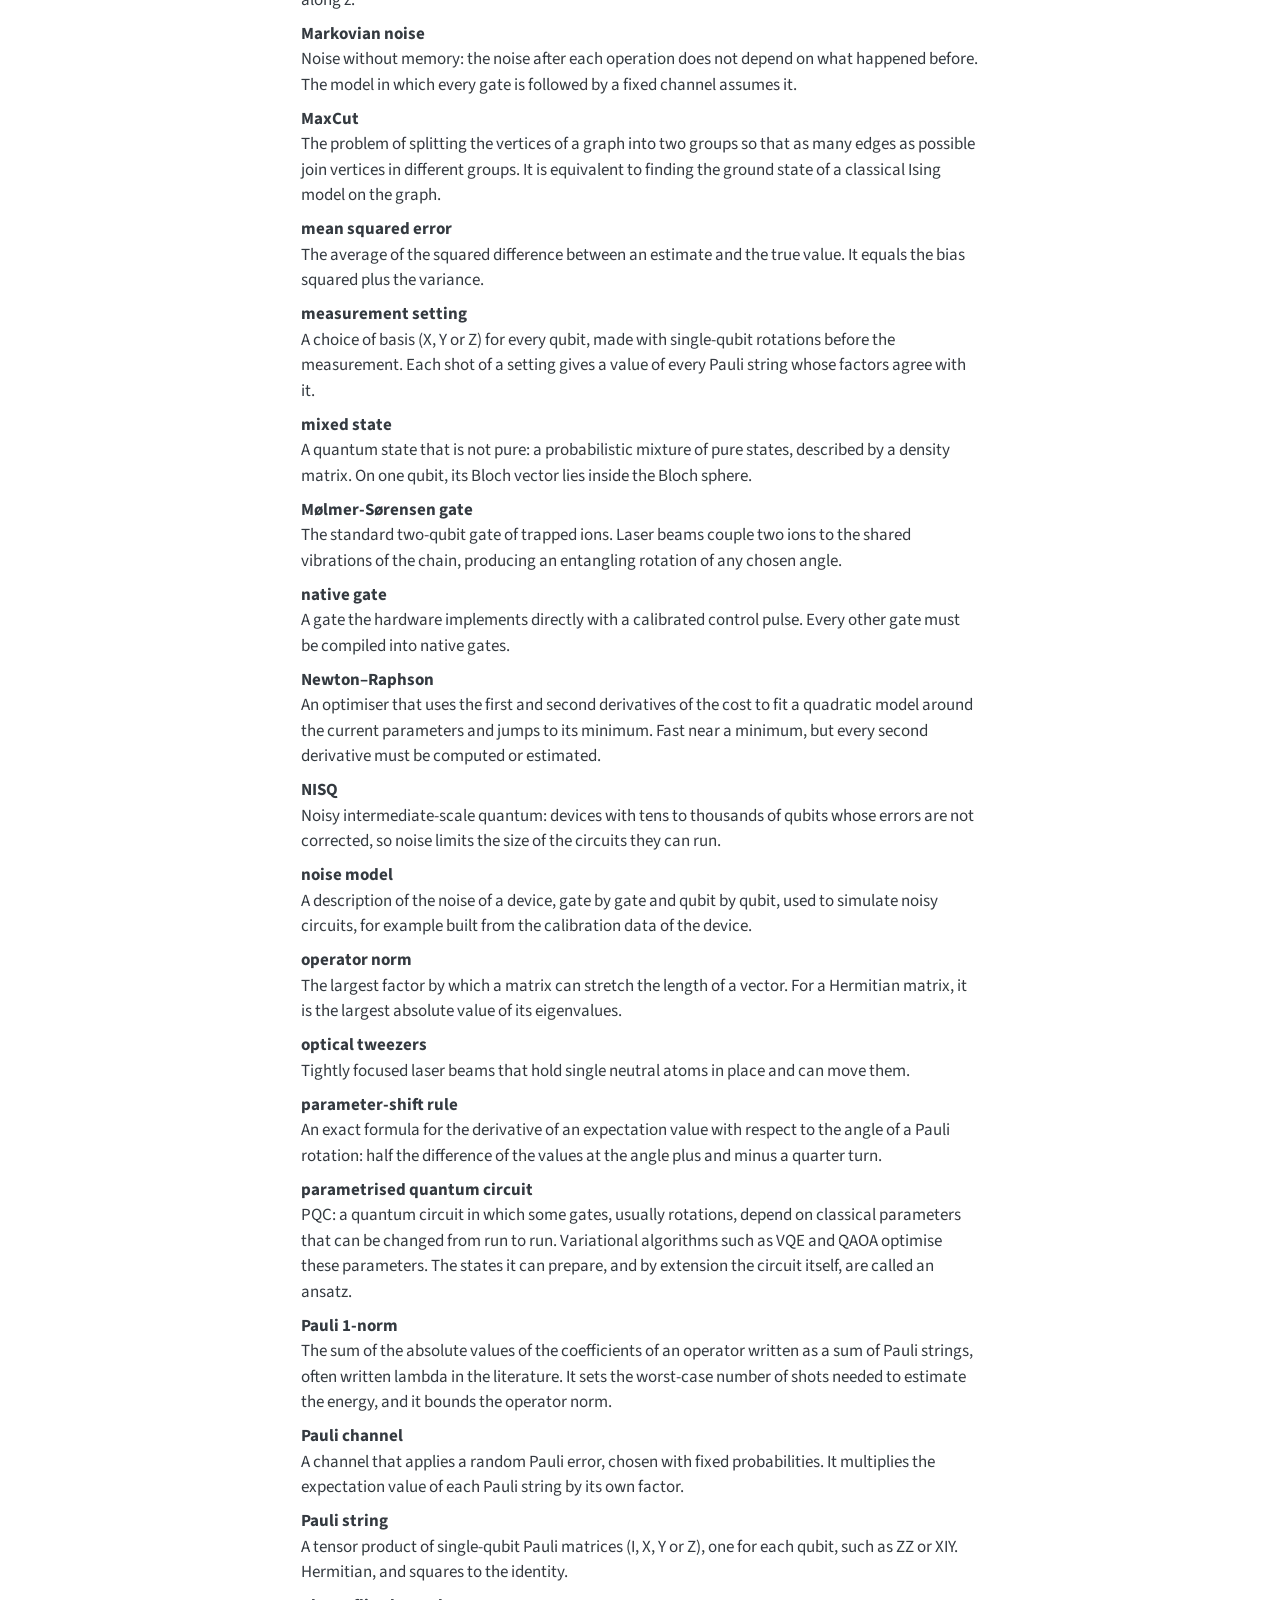
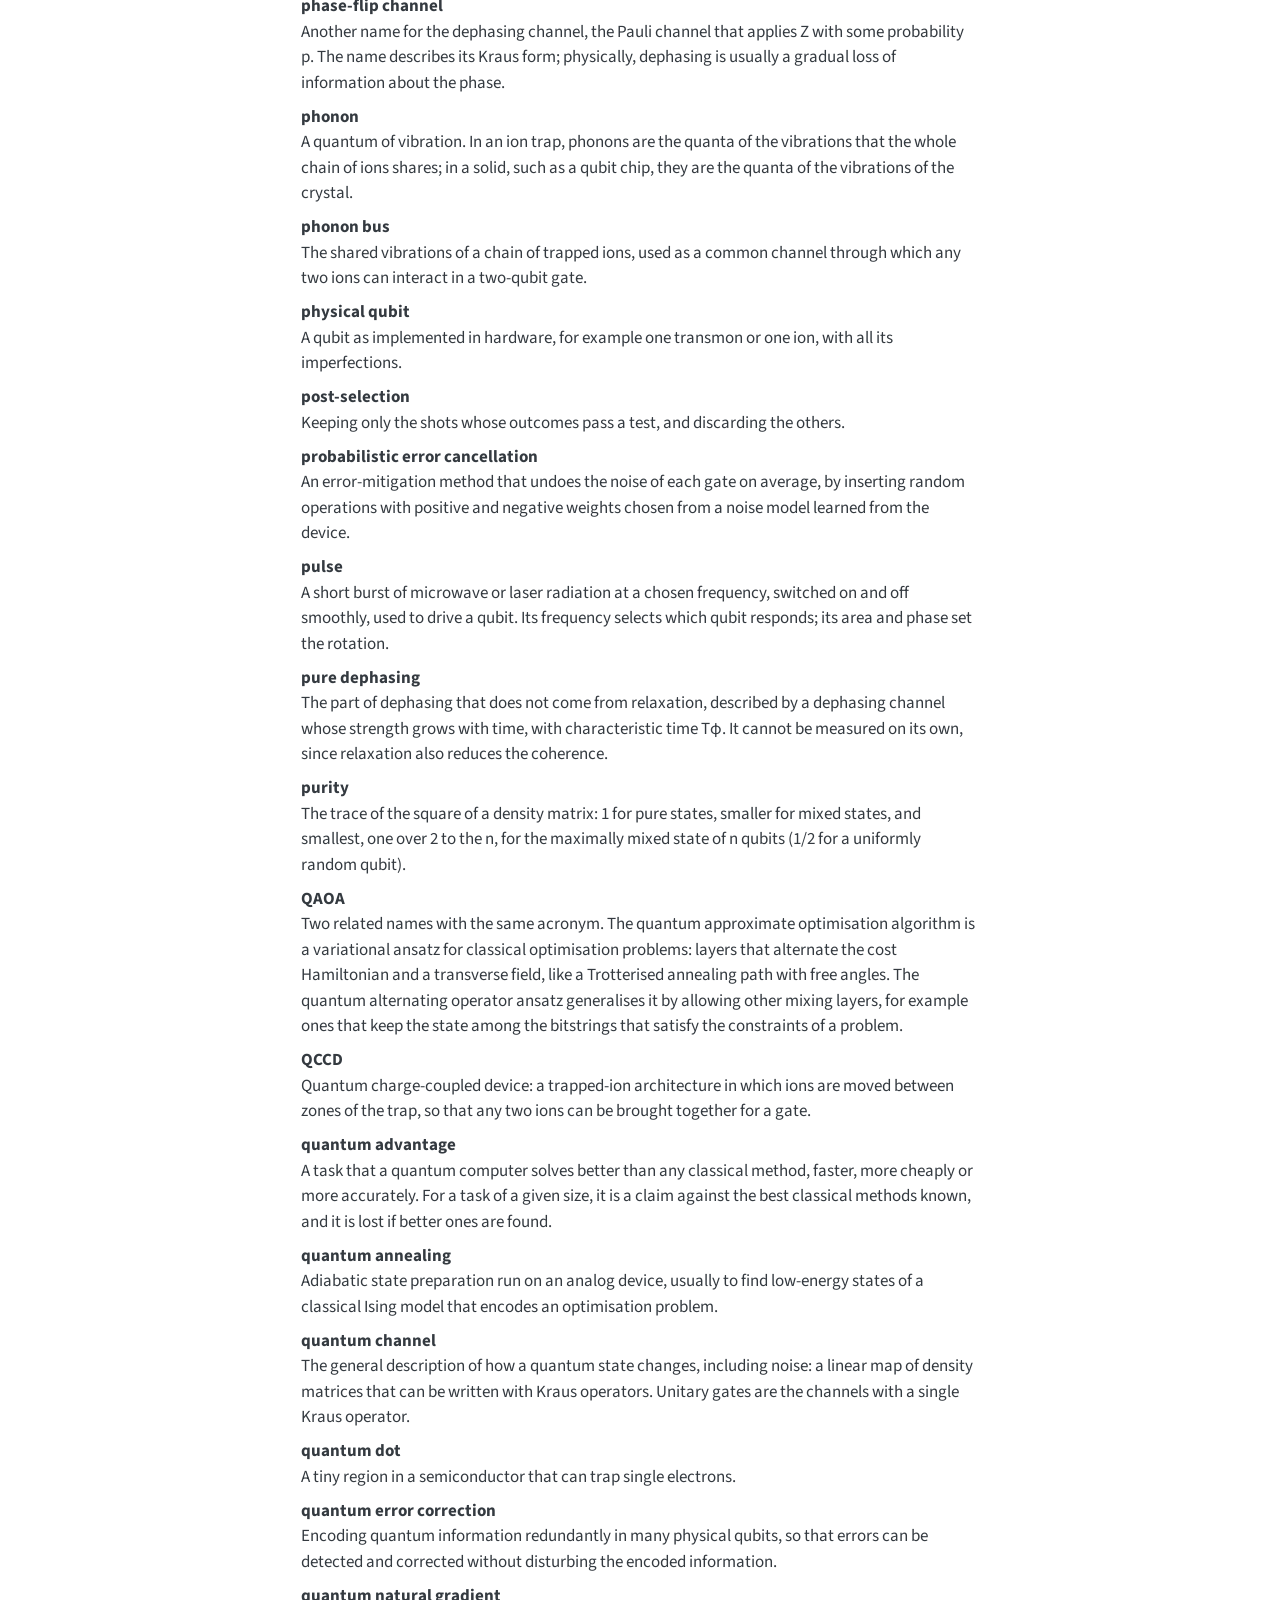
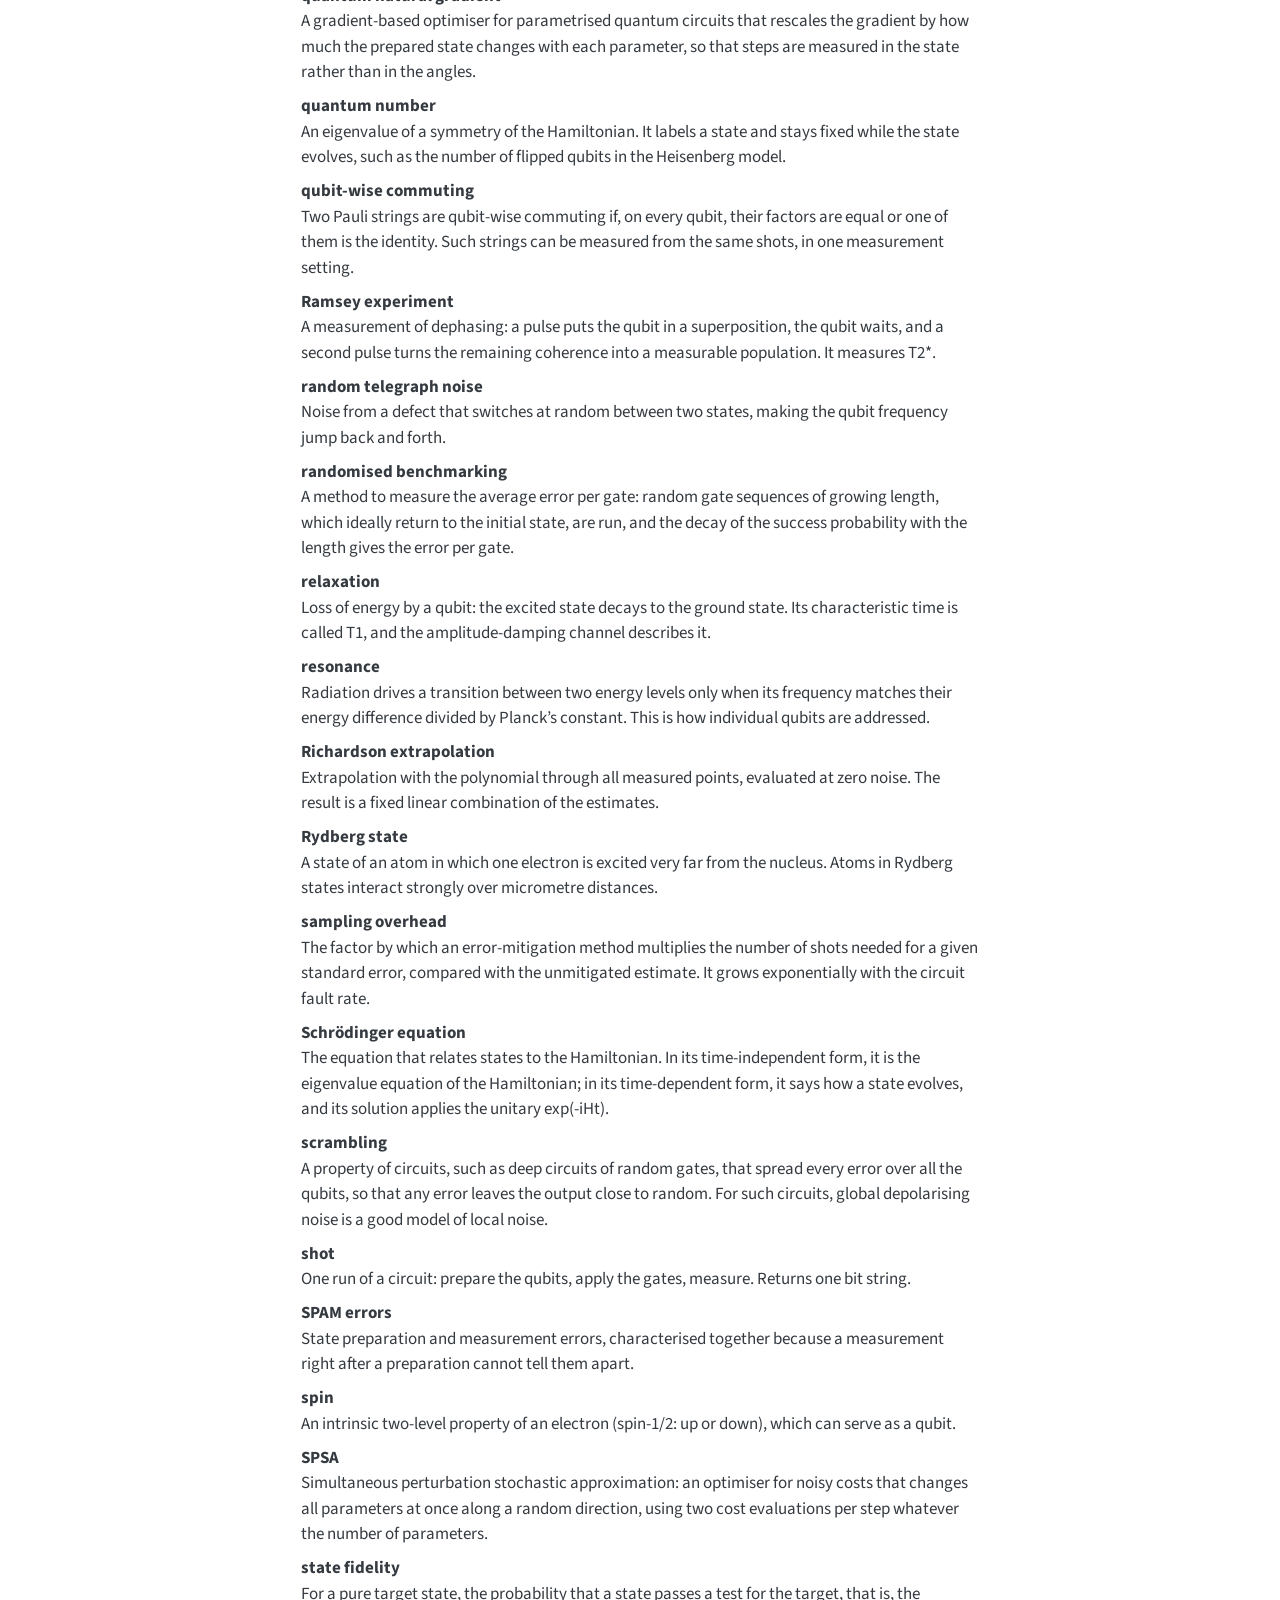
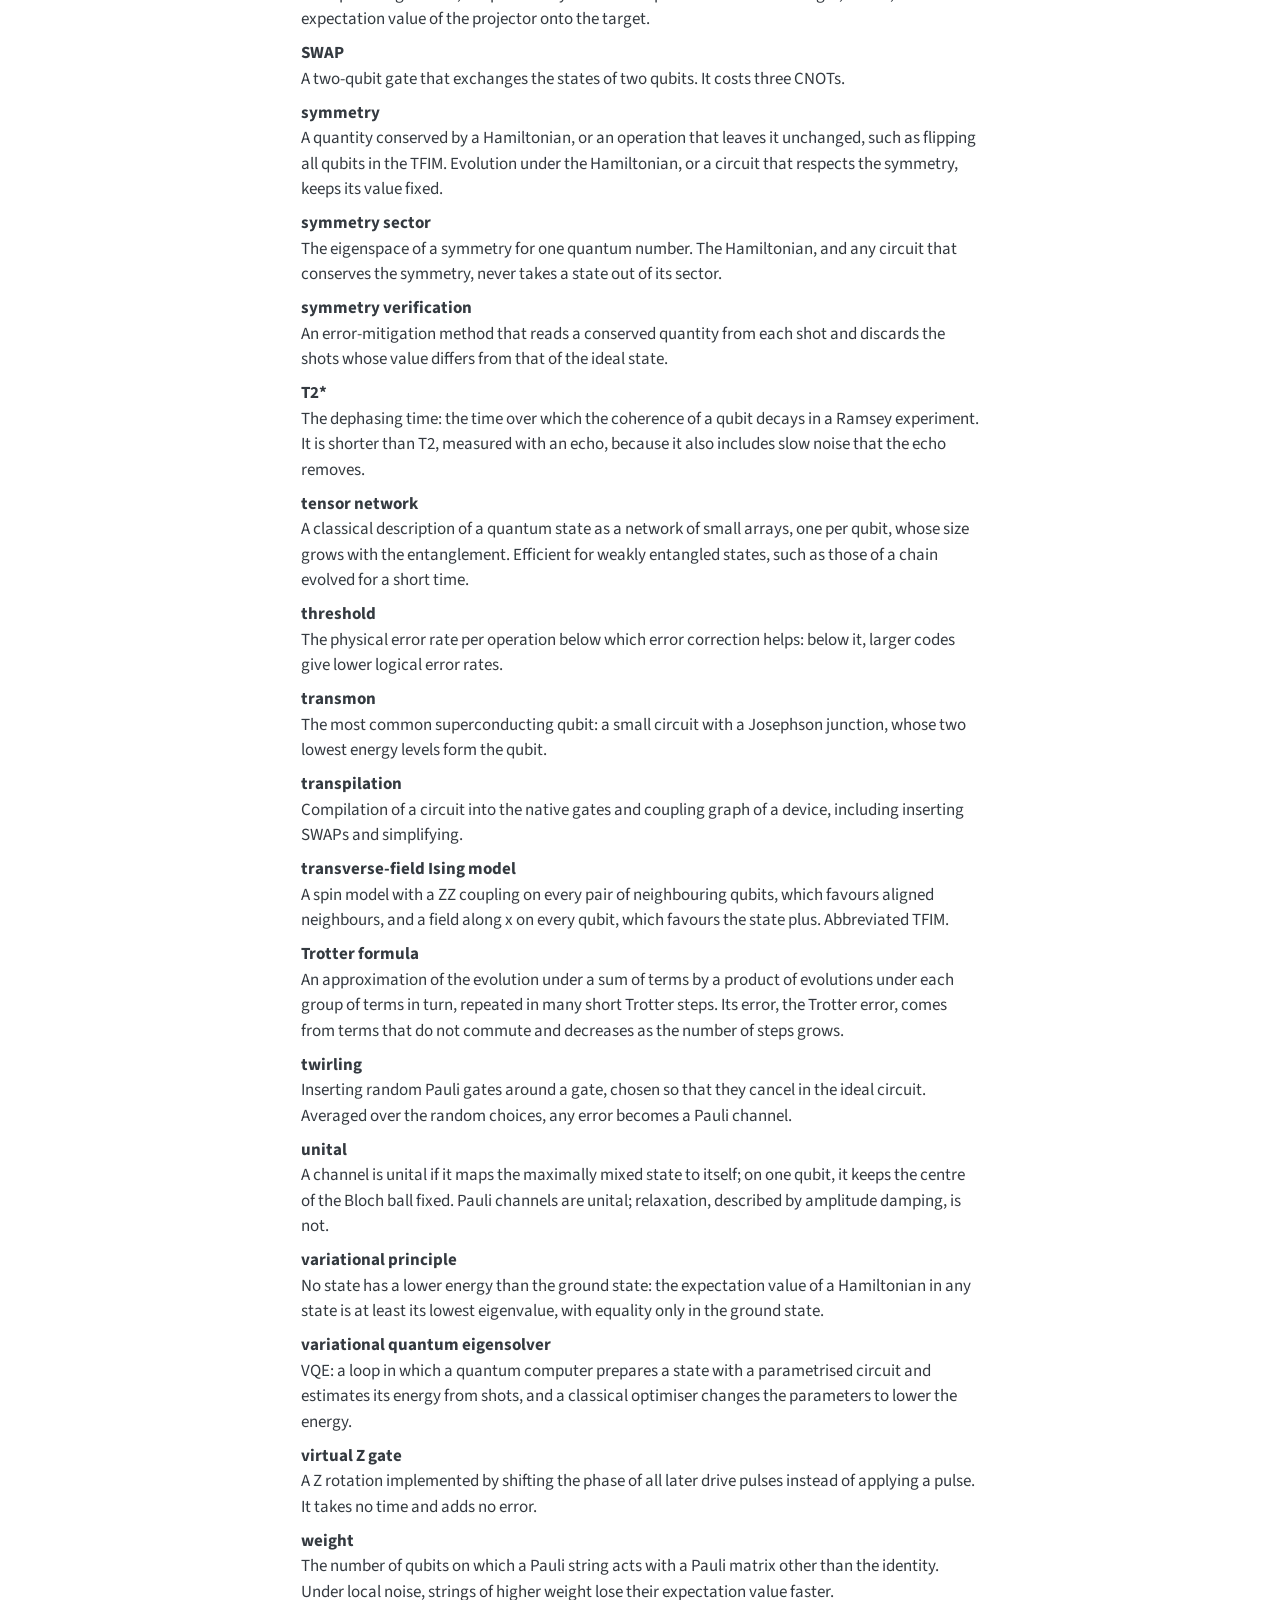
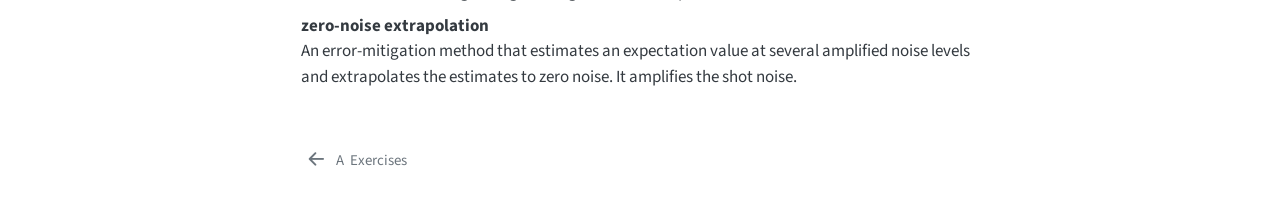
<file: glossary.html>
<!DOCTYPE html>
<html xmlns="http://www.w3.org/1999/xhtml" lang="en" xml:lang="en"><head>

<meta charset="utf-8">
<meta name="generator" content="quarto-1.10.19">

<meta name="viewport" content="width=device-width, initial-scale=1.0, user-scalable=yes">

<meta name="author" content="Stefano Polla">
<meta name="dcterms.date" content="2026-10-25">

<title>Appendix B — Glossary – Near-term Quantum Computing — lecture notes</title>
<style>
/* Default styles provided by pandoc.
** See https://pandoc.org/MANUAL.html#variables-for-html for config info.
*/
span.smallcaps{font-variant: small-caps;}
div.columns{display: flex; gap: 1.5em;}
div.column{flex: auto;}
@media screen {
div.columns{gap: min(4vw, 1.5em);}
div.column{overflow-x: auto;}
}
div.hanging-indent{margin-left: 1.5em; text-indent: -1.5em;}
ul.task-list{list-style: none;}
ul.task-list li input[type="checkbox"] {
  width: 0.8em;
  margin: 0 0.8em 0.2em -1em; /* quarto-specific, see https://github.com/quarto-dev/quarto-cli/issues/4556 */ 
  vertical-align: middle;
}
</style>


<script src="site_libs/quarto-nav/quarto-nav.js"></script>
<script src="site_libs/quarto-nav/headroom.min.js"></script>
<script src="site_libs/clipboard/clipboard.min.js"></script>
<script src="site_libs/quarto-search/autocomplete.umd.js"></script>
<script src="site_libs/quarto-search/fuse.min.js"></script>
<script src="site_libs/quarto-search/quarto-search.js"></script>
<meta name="quarto:offset" content="./">
<link href="./exercises.html" rel="prev">
<script src="site_libs/quarto-html/quarto.js" type="module"></script>
<script src="site_libs/quarto-html/tabsets/tabsets.js" type="module"></script>
<script src="site_libs/quarto-html/popper.min.js"></script>
<script src="site_libs/quarto-html/tippy.umd.min.js"></script>
<script src="site_libs/quarto-html/anchor.min.js"></script>
<link href="site_libs/quarto-html/tippy.css" rel="stylesheet">
<link href="site_libs/quarto-html/quarto-syntax-highlighting-bf27225e3a48a9273f3daa8f8e829971.css" rel="stylesheet" class="quarto-color-scheme" id="quarto-text-highlighting-styles">
<link href="site_libs/quarto-html/quarto-syntax-highlighting-dark-b626d73c4c936ccc3cb08be7d45d1df6.css" rel="stylesheet" class="quarto-color-scheme quarto-color-alternate" id="quarto-text-highlighting-styles">
<link href="site_libs/quarto-html/quarto-syntax-highlighting-bf27225e3a48a9273f3daa8f8e829971.css" rel="stylesheet" class="quarto-color-scheme-extra" id="quarto-text-highlighting-styles">
<script src="site_libs/bootstrap/bootstrap.min.js"></script>
<link href="site_libs/bootstrap/bootstrap-icons.css" rel="stylesheet">
<link href="site_libs/bootstrap/bootstrap-d3f7f8e73c8d287b30bcf59c2b563615.min.css" rel="stylesheet" append-hash="true" class="quarto-color-scheme" id="quarto-bootstrap" data-mode="light">
<link href="site_libs/bootstrap/bootstrap-dark-37a0ccb6f5b9899fcb884e11bb6f7458.min.css" rel="stylesheet" append-hash="true" class="quarto-color-scheme quarto-color-alternate" id="quarto-bootstrap" data-mode="dark">
<link href="site_libs/bootstrap/bootstrap-d3f7f8e73c8d287b30bcf59c2b563615.min.css" rel="stylesheet" append-hash="true" class="quarto-color-scheme-extra" id="quarto-bootstrap" data-mode="light">
<script id="quarto-search-options" type="application/json">{
  "location": "sidebar",
  "copy-button": false,
  "collapse-after": 3,
  "panel-placement": "start",
  "type": "textbox",
  "limit": 50,
  "keyboard-shortcut": [
    "f",
    "/",
    "s"
  ],
  "show-item-context": false,
  "language": {
    "search-no-results-text": "No results",
    "search-matching-documents-text": "matching documents",
    "search-copy-link-title": "Copy link to search",
    "search-hide-matches-text": "Hide additional matches",
    "search-more-match-text": "more match in this document",
    "search-more-matches-text": "more matches in this document",
    "search-clear-button-title": "Clear",
    "search-text-placeholder": "",
    "search-detached-cancel-button-title": "Cancel",
    "search-submit-button-title": "Submit",
    "search-label": "Search"
  }
}</script>
<meta name="robots" content="noindex, nofollow">


<link rel="stylesheet" href="styles.css">
</head>

<body class="nav-sidebar floating quarto-light"><script id="quarto-html-before-body" type="application/javascript">
    const toggleBodyColorMode = (bsSheetEl) => {
      const mode = bsSheetEl.getAttribute("data-mode");
      const bodyEl = window.document.querySelector("body");
      if (mode === "dark") {
        bodyEl.classList.add("quarto-dark");
        bodyEl.classList.remove("quarto-light");
      } else {
        bodyEl.classList.add("quarto-light");
        bodyEl.classList.remove("quarto-dark");
      }
    }
    const toggleBodyColorPrimary = () => {
      const bsSheetEl = window.document.querySelector("link#quarto-bootstrap:not([rel=disabled-stylesheet])");
      if (bsSheetEl) {
        toggleBodyColorMode(bsSheetEl);
      }
    }
    const setColorSchemeToggle = (alternate) => {
      const toggles = window.document.querySelectorAll('.quarto-color-scheme-toggle');
      for (let i=0; i < toggles.length; i++) {
        const toggle = toggles[i];
        if (toggle) {
          if (alternate) {
            toggle.classList.add("alternate");
          } else {
            toggle.classList.remove("alternate");
          }
        }
      }
    };
    const toggleColorMode = (alternate) => {
      // Switch the stylesheets
      const primaryStylesheets = window.document.querySelectorAll('link.quarto-color-scheme:not(.quarto-color-alternate)');
      const alternateStylesheets = window.document.querySelectorAll('link.quarto-color-scheme.quarto-color-alternate');
      manageTransitions('#quarto-margin-sidebar .nav-link', false);
      if (alternate) {
        // note: dark is layered on light, we don't disable primary!
        enableStylesheet(alternateStylesheets);
        for (const sheetNode of alternateStylesheets) {
          if (sheetNode.id === "quarto-bootstrap") {
            toggleBodyColorMode(sheetNode);
          }
        }
      } else {
        disableStylesheet(alternateStylesheets);
        enableStylesheet(primaryStylesheets)
        toggleBodyColorPrimary();
      }
      manageTransitions('#quarto-margin-sidebar .nav-link', true);
      // Switch the toggles
      setColorSchemeToggle(alternate)
      // Hack to workaround the fact that safari doesn't
      // properly recolor the scrollbar when toggling (#1455)
      if (navigator.userAgent.indexOf('Safari') > 0 && navigator.userAgent.indexOf('Chrome') == -1) {
        manageTransitions("body", false);
        window.scrollTo(0, 1);
        setTimeout(() => {
          window.scrollTo(0, 0);
          manageTransitions("body", true);
        }, 40);
      }
    }
    const disableStylesheet = (stylesheets) => {
      for (let i=0; i < stylesheets.length; i++) {
        const stylesheet = stylesheets[i];
        stylesheet.rel = 'disabled-stylesheet';
      }
    }
    const enableStylesheet = (stylesheets) => {
      for (let i=0; i < stylesheets.length; i++) {
        const stylesheet = stylesheets[i];
        if(stylesheet.rel !== 'stylesheet') { // for Chrome, which will still FOUC without this check
          stylesheet.rel = 'stylesheet';
        }
      }
    }
    const manageTransitions = (selector, allowTransitions) => {
      const els = window.document.querySelectorAll(selector);
      for (let i=0; i < els.length; i++) {
        const el = els[i];
        if (allowTransitions) {
          el.classList.remove('notransition');
        } else {
          el.classList.add('notransition');
        }
      }
    }
    const isFileUrl = () => {
      return window.location.protocol === 'file:';
    }
    const hasAlternateSentinel = () => {
      let styleSentinel = getColorSchemeSentinel();
      if (styleSentinel !== null) {
        return styleSentinel === "alternate";
      } else {
        return false;
      }
    }
    const setStyleSentinel = (alternate) => {
      const value = alternate ? "alternate" : "default";
      if (!isFileUrl()) {
        window.localStorage.setItem("quarto-color-scheme", value);
      } else {
        localAlternateSentinel = value;
      }
    }
    const getColorSchemeSentinel = () => {
      if (!isFileUrl()) {
        const storageValue = window.localStorage.getItem("quarto-color-scheme");
        return storageValue != null ? storageValue : localAlternateSentinel;
      } else {
        return localAlternateSentinel;
      }
    }
    const toggleGiscusIfUsed = (isAlternate, darkModeDefault) => {
      const baseTheme = document.querySelector('#giscus-base-theme')?.value ?? 'light';
      const alternateTheme = document.querySelector('#giscus-alt-theme')?.value ?? 'dark';
      let newTheme = '';
      if(authorPrefersDark) {
        newTheme = isAlternate ? baseTheme : alternateTheme;
      } else {
        newTheme = isAlternate ? alternateTheme : baseTheme;
      }
      const changeGiscusTheme = () => {
        // From: https://github.com/giscus/giscus/issues/336
        const sendMessage = (message) => {
          const iframe = document.querySelector('iframe.giscus-frame');
          if (!iframe) return;
          iframe.contentWindow.postMessage({ giscus: message }, 'https://giscus.app');
        }
        sendMessage({
          setConfig: {
            theme: newTheme
          }
        });
      }
      const isGiscussLoaded = window.document.querySelector('iframe.giscus-frame') !== null;
      if (isGiscussLoaded) {
        changeGiscusTheme();
      }
    };
    const authorPrefersDark = false;
    const darkModeDefault = authorPrefersDark;
      document.querySelector('link#quarto-text-highlighting-styles.quarto-color-scheme-extra').rel = 'disabled-stylesheet';
      document.querySelector('link#quarto-bootstrap.quarto-color-scheme-extra').rel = 'disabled-stylesheet';
    let localAlternateSentinel = darkModeDefault ? 'alternate' : 'default';
    // Dark / light mode switch
    window.quartoToggleColorScheme = () => {
      // Read the current dark / light value
      let toAlternate = !hasAlternateSentinel();
      toggleColorMode(toAlternate);
      setStyleSentinel(toAlternate);
      toggleGiscusIfUsed(toAlternate, darkModeDefault);
      window.dispatchEvent(new Event('resize'));
    };
    // Switch to dark mode if need be
    if (hasAlternateSentinel()) {
      toggleColorMode(true);
    } else {
      toggleColorMode(false);
    }
  </script>

<div id="quarto-search-results"></div>
  <header id="quarto-header" class="headroom fixed-top">
  <nav class="quarto-secondary-nav">
    <div class="container-fluid d-flex">
      <button type="button" class="quarto-btn-toggle btn" data-bs-toggle="collapse" role="button" data-bs-target=".quarto-sidebar-collapse-item" aria-controls="quarto-sidebar" aria-expanded="false" aria-label="Toggle sidebar navigation" onclick="if (window.quartoToggleHeadroom) { window.quartoToggleHeadroom(); }">
        <i class="bi bi-layout-text-sidebar-reverse"></i>
      </button>
        <nav class="quarto-page-breadcrumbs" aria-label="breadcrumb"><ol class="breadcrumb"><li class="breadcrumb-item"><a href="./exercises.html">Appendices</a></li><li class="breadcrumb-item"><a href="./glossary.html"><span class="chapter-number">B</span>&nbsp; <span class="chapter-title">Glossary</span></a></li></ol></nav>
        <a class="flex-grow-1" role="navigation" data-bs-toggle="collapse" data-bs-target=".quarto-sidebar-collapse-item" aria-controls="quarto-sidebar" aria-expanded="false" aria-label="Toggle sidebar navigation" onclick="if (window.quartoToggleHeadroom) { window.quartoToggleHeadroom(); }">      
        </a>
      <button type="button" class="btn quarto-search-button" aria-label="Search" onclick="window.quartoOpenSearch();">
        <i class="bi bi-search"></i>
      </button>
    </div>
  </nav>
</header>
<!-- content -->
<div id="quarto-content" class="quarto-container page-columns page-rows-contents page-layout-article">
<!-- sidebar -->
  <nav id="quarto-sidebar" class="sidebar collapse collapse-horizontal quarto-sidebar-collapse-item sidebar-navigation floating overflow-auto">
    <div class="pt-lg-2 mt-2 text-left sidebar-header">
    <div class="sidebar-title mb-0 py-0">
      <a href="./">Near-term Quantum Computing — lecture notes</a> 
        <div class="sidebar-tools-main tools-wide">
    <a href="https://github.com/StefanoPolla/ntqc/tree/main/notes/" title="Source Code" class="quarto-navigation-tool px-1" aria-label="Source Code"><i class="bi bi-github"></i></a>
    <a href="./ntqc-lecture-notes.pdf" title="Download PDF" class="quarto-navigation-tool px-1" aria-label="Download PDF"><i class="bi bi-file-pdf"></i></a>
  <a href="" class="quarto-color-scheme-toggle quarto-navigation-tool  px-1" onclick="window.quartoToggleColorScheme(); return false;" title="Toggle dark mode"><i class="bi"></i></a>
</div>
    </div>
      </div>
        <div class="mt-2 flex-shrink-0 align-items-center">
        <div class="sidebar-search">
        <div id="quarto-search" class="" title="Search"></div>
        </div>
        </div>
    <div class="sidebar-menu-container"> 
    <ul class="list-unstyled mt-1">
        <li class="sidebar-item">
  <div class="sidebar-item-container"> 
  <a href="./index.html" class="sidebar-item-text sidebar-link">
 <span class="menu-text">About these notes</span></a>
  </div>
</li>
        <li class="sidebar-item">
  <div class="sidebar-item-container"> 
  <a href="./L1-platforms-and-measurement.html" class="sidebar-item-text sidebar-link">
 <span class="menu-text"><span class="chapter-number">1</span>&nbsp; <span class="chapter-title">Platforms, gates and measurement</span></span></a>
  </div>
</li>
        <li class="sidebar-item">
  <div class="sidebar-item-container"> 
  <a href="./L2-noise.html" class="sidebar-item-text sidebar-link">
 <span class="menu-text"><span class="chapter-number">2</span>&nbsp; <span class="chapter-title">Noise channels and error budgets</span></span></a>
  </div>
</li>
        <li class="sidebar-item">
  <div class="sidebar-item-container"> 
  <a href="./L3-hamiltonians.html" class="sidebar-item-text sidebar-link">
 <span class="menu-text"><span class="chapter-number">3</span>&nbsp; <span class="chapter-title">Measuring and simulating Hamiltonians</span></span></a>
  </div>
</li>
        <li class="sidebar-item">
  <div class="sidebar-item-container"> 
  <a href="./L4-ground-states.html" class="sidebar-item-text sidebar-link">
 <span class="menu-text"><span class="chapter-number">4</span>&nbsp; <span class="chapter-title">Preparing ground states</span></span></a>
  </div>
</li>
        <li class="sidebar-item">
  <div class="sidebar-item-container"> 
  <a href="./L5-mitigation.html" class="sidebar-item-text sidebar-link">
 <span class="menu-text"><span class="chapter-number">5</span>&nbsp; <span class="chapter-title">Reducing the effect of noise</span></span></a>
  </div>
</li>
        <li class="sidebar-item sidebar-item-section">
      <div class="sidebar-item-container"> 
            <a class="sidebar-item-text sidebar-link text-start" data-bs-toggle="collapse" data-bs-target="#quarto-sidebar-section-1" role="navigation" aria-expanded="true">
 <span class="menu-text">Appendices</span></a>
          <a class="sidebar-item-toggle text-start" data-bs-toggle="collapse" data-bs-target="#quarto-sidebar-section-1" role="navigation" aria-expanded="true" aria-label="Toggle section">
            <i class="bi bi-chevron-right ms-2"></i>
          </a> 
      </div>
      <ul id="quarto-sidebar-section-1" class="collapse list-unstyled sidebar-section depth1 show">  
          <li class="sidebar-item">
  <div class="sidebar-item-container"> 
  <a href="./exercises.html" class="sidebar-item-text sidebar-link">
 <span class="menu-text"><span class="chapter-number">A</span>&nbsp; <span class="chapter-title">Exercises</span></span></a>
  </div>
</li>
          <li class="sidebar-item">
  <div class="sidebar-item-container"> 
  <a href="./glossary.html" class="sidebar-item-text sidebar-link active">
 <span class="menu-text"><span class="chapter-number">B</span>&nbsp; <span class="chapter-title">Glossary</span></span></a>
  </div>
</li>
      </ul>
  </li>
    </ul>
    </div>
</nav>
<div id="quarto-sidebar-glass" class="quarto-sidebar-collapse-item" data-bs-toggle="collapse" data-bs-target=".quarto-sidebar-collapse-item"></div>
<!-- margin-sidebar -->
    <div id="quarto-margin-sidebar" class="sidebar margin-sidebar zindex-bottom">
        
    </div>
<!-- main -->
<main class="content" id="quarto-document-content">


<header id="title-block-header" class="quarto-title-block default"><nav class="quarto-page-breadcrumbs quarto-title-breadcrumbs d-none d-lg-block" aria-label="breadcrumb"><ol class="breadcrumb"><li class="breadcrumb-item"><a href="./exercises.html">Appendices</a></li><li class="breadcrumb-item"><a href="./glossary.html"><span class="chapter-number">B</span>&nbsp; <span class="chapter-title">Glossary</span></a></li></ol></nav>
<div class="quarto-title">
<h1 class="title">Appendix B — Glossary</h1>
</div>



<div class="quarto-title-meta">

    <div>
    <div class="quarto-title-meta-heading">Author</div>
    <div class="quarto-title-meta-contents">
             <p>Stefano Polla </p>
          </div>
  </div>
    
    <div>
    <div class="quarto-title-meta-heading">Published</div>
    <div class="quarto-title-meta-contents">
      <p class="date">25 October 2026</p>
    </div>
  </div>
  
    <div>
    <div class="quarto-title-meta-heading">Last updated</div>
    <div class="quarto-title-meta-contents">
      <p class="date-modified">22 November 2026</p>
    </div>
  </div>
    
  </div>
  


</header>


<dl>
<dt><span id="gloss-one-over-f">1/f noise</span></dt>
<dd>
Noise in which slow fluctuations are much stronger than fast ones, in inverse proportion to their frequency. It typically comes from many defects, each switching at its own rate.
</dd>
<dt><span id="gloss-adam">Adam</span></dt>
<dd>
Adaptive moment estimation: a gradient-based optimiser that gives each parameter its own step size, set from running averages of its derivative and of its square. The default optimiser in machine learning; it copes well with noisy gradients.
</dd>
<dt><span id="gloss-adiabatic-preparation">adiabatic state preparation</span></dt>
<dd>
Preparing the ground state of a Hamiltonian by starting in the ground state of a simple one and changing the Hamiltonian slowly into the target. It works if the change is slow compared with the inverse square of the smallest gap along the way.
</dd>
<dt><span id="gloss-amplitude-damping">amplitude damping</span></dt>
<dd>
The channel that describes relaxation: a qubit in the excited state decays to the ground state with probability gamma, which grows with time as one minus exp(-t/T1).
</dd>
<dt><span id="gloss-ansatz">ansatz</span></dt>
<dd>
The family of trial states that a parametrised circuit can prepare in a variational algorithm, a guess for the form of the solution; by extension, also the circuit itself, with its fixed structure and free parameters such as rotation angles. Plural: ansätze.
</dd>
<dt><span id="gloss-average-gate-fidelity">average gate fidelity</span></dt>
<dd>
The state fidelity between the output of a noisy gate and the ideal output, averaged over all pure input states. One minus it is the error per gate.
</dd>
<dt><span id="gloss-barren-plateau">barren plateau</span></dt>
<dd>
A region of parameters, often almost all of them, where the cost of a variational circuit is nearly flat, with slopes that shrink exponentially with the number of qubits, so that estimating them takes exponentially many shots.
</dd>
<dt><span id="gloss-bfgs">BFGS</span></dt>
<dd>
Broyden–Fletcher–Goldfarb–Shanno: a quasi-Newton optimiser that builds an estimate of the second derivatives from successive gradients instead of computing them. A standard choice for smooth costs without noise.
</dd>
<dt><span id="gloss-bias">bias</span></dt>
<dd>
The difference between the average of an estimator and the true value. Noise biases estimates of expectation values; more shots do not reduce the bias.
</dd>
<dt><span id="gloss-bit-flip">bit flip</span></dt>
<dd>
The Pauli channel that applies X with some probability p: it flips the bit of a qubit. Readout errors with equal error rates act as a bit flip just before the measurement.
</dd>
<dt><span id="gloss-bloch-vector">Bloch vector</span></dt>
<dd>
The three expectation values of X, Y and Z of a qubit, which fix its density matrix. It has length one for pure states and less for mixed states.
</dd>
<dt><span id="gloss-brick-wall-circuit">brick-wall circuit</span></dt>
<dd>
A circuit whose two-qubit gates act on alternating pairs of neighbouring qubits, first (1,2), (3,4), and so on, then (2,3), (4,5), and so on, like the bricks of a wall.
</dd>
<dt><span id="gloss-calibration">calibration</span></dt>
<dd>
Measuring and adjusting the control pulses of a device so that its gates do what they should. Providers publish calibration data: the error rates of each qubit and gate at the last calibration.
</dd>
<dt><span id="gloss-circuit-fault-rate">circuit fault rate</span></dt>
<dd>
The sum of the error probabilities of all operations of a circuit: the average number of errors per shot. A shot runs without errors with a probability of about e to the power minus this number.
</dd>
<dt><span id="gloss-cobyla">COBYLA</span></dt>
<dd>
Constrained optimisation by linear approximation: a gradient-free optimiser that fits a linear model of the cost through recent evaluations and steps towards its minimum within a shrinking region.
</dd>
<dt><span id="gloss-coherence">coherence</span></dt>
<dd>
The off-diagonal entry of a qubit’s density matrix, which carries the relative phase of a superposition. Its size decays over the dephasing time T2*, or over the longer time T2 with an echo.
</dd>
<dt><span id="gloss-coherence-time">coherence time</span></dt>
<dd>
How long a qubit keeps its quantum state, in particular a superposition, before noise from its surroundings destroys it.
</dd>
<dt><span id="gloss-coherent-error">coherent error</span></dt>
<dd>
A systematic error in which a gate applies the wrong unitary, for example a rotation by a slightly wrong angle, in the same way every time.
</dd>
<dt><span id="gloss-completely-positive">completely positive</span></dt>
<dd>
A map of density matrices is completely positive if it still gives valid density matrices when it acts on part of a larger system. Quantum channels are exactly the completely positive maps that preserve the trace.
</dd>
<dt><span id="gloss-confusion-matrix">confusion matrix</span></dt>
<dd>
The table of probabilities of reading each outcome given each true state of the qubits. It describes readout errors.
</dd>
<dt><span id="gloss-correlated-errors">correlated errors</span></dt>
<dd>
Errors that affect several qubits together, or that depend on what happens elsewhere in the circuit, such as crosstalk or bursts caused by cosmic rays.
</dd>
<dt><span id="gloss-correlation-function">correlation function</span></dt>
<dd>
An expectation value of a product of observables on two qubits, such as Z on qubit i times Z on qubit j, which shows how much the two qubits agree and how this changes with their distance.
</dd>
<dt><span id="gloss-coupler">coupler</span></dt>
<dd>
A circuit element between two superconducting qubits through which they interact. A tunable coupler can switch the interaction on and off.
</dd>
<dt><span id="gloss-coupling-graph">coupling graph</span></dt>
<dd>
Graph whose vertices are qubits and whose edges are the pairs on which a native two-qubit gate is available.
</dd>
<dt><span id="gloss-cross-resonance">cross-resonance</span></dt>
<dd>
A two-qubit gate mechanism for superconducting qubits with fixed couplings: one qubit is driven at the frequency of its neighbour.
</dd>
<dt><span id="gloss-crosstalk">crosstalk</span></dt>
<dd>
An unwanted effect of an operation on one qubit on other qubits, for example through couplings that are never fully switched off.
</dd>
<dt><span id="gloss-density-matrix">density matrix</span></dt>
<dd>
The general description of a quantum state, including states that are uncertain mixtures of pure states: a positive semidefinite matrix with trace one. Expectation values are traces of the observable times the density matrix.
</dd>
<dt><span id="gloss-dephasing">dephasing</span></dt>
<dd>
Loss of the relative phase of a superposition without loss of energy, for example because the qubit frequency is shifted by an unknown amount. The measured times T2* and T2 include both dephasing and relaxation; the time of pure dephasing alone is called Tφ.
</dd>
<dt><span id="gloss-dephasing-channel">dephasing channel</span></dt>
<dd>
The Pauli channel that applies Z with some probability p, also called the phase-flip channel. It keeps the probabilities of 0 and 1 and shrinks the coherence. An unknown phase, for example from an unknown shift of the qubit frequency, acts as a dephasing channel.
</dd>
<dt><span id="gloss-depolarising">depolarising channel</span></dt>
<dd>
On one qubit, the Pauli channel that applies X, Y or Z, each with probability p/4. It is the same as replacing the state by the maximally mixed state with probability p, and it shrinks the Bloch ball uniformly. On many qubits, it can be local or global.
</dd>
<dt><span id="gloss-depth">depth</span></dt>
<dd>
The number of layers of gates in a circuit that must run one after another. Gates on different qubits can share a layer.
</dd>
<dt><span id="gloss-digital-qc">digital quantum computer</span></dt>
<dd>
A quantum computer that runs circuits: sequences of gates from a fixed universal set, applied to qubits and followed by measurements. Also called gate-based, as opposed to analog devices that imitate the time evolution of a physical system directly.
</dd>
<dt><span id="gloss-dilution-refrigerator">dilution refrigerator</span></dt>
<dd>
A refrigerator that reaches about 10 millikelvin, cold enough that heat no longer excites superconducting qubits.
</dd>
<dt><span id="gloss-dispersive-readout">dispersive readout</span></dt>
<dd>
Readout of a superconducting qubit through a resonator whose frequency depends slightly on the qubit state. A weak microwave probe tells the two states apart.
</dd>
<dt><span id="gloss-divincenzo">DiVincenzo criteria</span></dt>
<dd>
A checklist for building a quantum computer: scalable, well-characterised qubits; preparation of a known state; long coherence; a universal set of gates; measurement of individual qubits.
</dd>
<dt><span id="gloss-dynamical-decoupling">dynamical decoupling</span></dt>
<dd>
Repeated echo pulses during a long wait, which remove noise that is slow compared with the spacing of the pulses. It suppresses noise on the device itself.
</dd>
<dt><span id="gloss-echo">echo</span></dt>
<dd>
An X pulse halfway through a wait, which reverses the phase accumulated before it, so that phase errors that stay constant during the wait cancel. An echo experiment measures T2.
</dd>
<dt><span id="gloss-error-mitigation">error mitigation</span></dt>
<dd>
Methods that reduce the effect of noise on estimated quantities without correcting the errors, typically by running extra or modified circuits and combining their results. They cost extra shots.
</dd>
<dt><span id="gloss-error-suppression">error suppression</span></dt>
<dd>
Methods that change how a device runs a circuit, so that each shot suffers fewer errors, such as better calibration, compiling into fewer gates, choosing the best qubits, or dynamical decoupling. They cost no extra shots.
</dd>
<dt><span id="gloss-estimator">estimator</span></dt>
<dd>
A rule that turns measured data into an estimate of a quantity, for example the sample mean of the outcomes as an estimate of an expectation value.
</dd>
<dt><span id="gloss-fidelity">fidelity</span></dt>
<dd>
A number between 0 and 1 measuring how close a state or operation is to the intended one. The state fidelity is the probability that a state passes a test for the target state; the average gate fidelity averages it over all input states. Informally, one minus the probability of an error.
</dd>
<dt><span id="gloss-floquet-circuit">Floquet circuit</span></dt>
<dd>
A circuit that repeats the same layer of gates many times, like a system driven periodically in time. With large Trotter steps, it follows the exact evolution under a Hamiltonian that differs from the intended one.
</dd>
<dt><span id="gloss-gap">gap</span></dt>
<dd>
The difference between the two lowest energies of a Hamiltonian, the first excited energy minus the ground-state energy. A small gap makes a ground state hard to prepare adiabatically.
</dd>
<dt><span id="gloss-gate-folding">gate folding</span></dt>
<dd>
Replacing a gate by the gate, its inverse and the gate again. The ideal circuit is unchanged, but the gate’s errors are tripled; used to scale the noise in zero-noise extrapolation.
</dd>
<dt><span id="gloss-geometrically-local">geometrically local Hamiltonian</span></dt>
<dd>
A Hamiltonian on qubits placed on a chain or lattice, whose terms each act only on qubits within a fixed distance of each other, for example single qubits and pairs of neighbours. Every qubit appears in only a few terms, so the number of terms is proportional to the number of qubits. A stronger property than k-locality.
</dd>
<dt><span id="gloss-global-depolarising">global depolarising channel</span></dt>
<dd>
The depolarising channel acting on all qubits at once: with probability p, the state of all qubits is replaced by the maximally mixed state. It shrinks every Pauli expectation value by the same factor, whatever its weight.
</dd>
<dt><span id="gloss-gradient-descent">gradient descent</span></dt>
<dd>
An optimiser that repeatedly moves the parameters a small step against the gradient of the cost, the direction in which it decreases fastest.
</dd>
<dt><span id="gloss-ground-state">ground state</span></dt>
<dd>
The eigenvector of a Hamiltonian with the lowest eigenvalue, the state of lowest energy. A system that is cold enough settles in or near its ground state.
</dd>
<dt><span id="gloss-hamiltonian">Hamiltonian</span></dt>
<dd>
The observable of the energy of a system, a Hermitian matrix. Its eigenvalues are the possible energies, and it also determines how the state of the system changes in time.
</dd>
<dt><span id="gloss-hva">Hamiltonian variational ansatz</span></dt>
<dd>
An ansatz built from the terms of the Hamiltonian: layers that look like Trotter steps, with one free angle per group of terms in each layer. With the angles of a slow schedule, it reproduces adiabatic state preparation. Sometimes also called the variational Hamiltonian ansatz (VHA).
</dd>
<dt><span id="gloss-heisenberg-model">Heisenberg model</span></dt>
<dd>
A spin model with the coupling XX + YY + ZZ on every pair of neighbouring qubits. Each bond treats the three axes alike, and the number of qubits in the state 1 is conserved.
</dd>
<dt><span id="gloss-idle-qubit">idle qubit</span></dt>
<dd>
A qubit on which no gate acts for a while, for example while gates act on other qubits. While idle, it still relaxes and dephases.
</dd>
<dt><span id="gloss-incoherent-error">incoherent error</span></dt>
<dd>
A random error that differs from shot to shot and averages to a noisy channel. Random errors accumulate more slowly than coherent ones.
</dd>
<dt><span id="gloss-ion">ion</span></dt>
<dd>
An atom with one or more electrons removed, so that it carries an electric charge and can be held by electric fields.
</dd>
<dt><span id="gloss-ion-trap">ion trap</span></dt>
<dd>
A device that holds ions in vacuum with electric fields, typically lined up in a chain a few micrometres apart.
</dd>
<dt><span id="gloss-josephson-junction">Josephson junction</span></dt>
<dd>
A thin insulating barrier between two superconductors. In a circuit it makes the energy levels unevenly spaced, which is what turns the circuit into a usable qubit.
</dd>
<dt><span id="gloss-local-hamiltonian">k-local Hamiltonian</span></dt>
<dd>
A Hamiltonian that is a sum of terms that each act on at most k qubits, with k fixed as the number of qubits grows. As a sum of Pauli strings, it has polynomially many terms instead of exponentially many. Often simply called a local Hamiltonian.
</dd>
<dt><span id="gloss-kraus-operators">Kraus operators</span></dt>
<dd>
A set of matrices that defines a quantum channel: the channel maps a density matrix to the sum of each Kraus operator times the density matrix times its adjoint. The same channel can have different sets of Kraus operators.
</dd>
<dt><span id="gloss-laser-cooling">laser cooling</span></dt>
<dd>
Slowing the motion of atoms or ions with laser light until they are almost at rest.
</dd>
<dt><span id="gloss-layout">layout</span></dt>
<dd>
The choice of the qubits of a device that play the roles of the qubits of a circuit, made when the circuit is compiled. A good layout follows the coupling graph, so that no SWAPs are needed, and uses the qubits and couplers with the lowest error rates.
</dd>
<dt><span id="gloss-leakage">leakage</span></dt>
<dd>
An error in which a qubit leaves its two qubit levels, for example when a transmon is pushed into its third level.
</dd>
<dt><span id="gloss-light-cone">light cone</span></dt>
<dd>
The qubits that an operation, an error or a change can influence after a given number of circuit layers or a given time. In a circuit of nearest-neighbour gates, it grows by a fixed number of qubits per layer; a local Hamiltonian also spreads changes at a finite speed.
</dd>
<dt><span id="gloss-local-depolarising">local depolarising noise</span></dt>
<dd>
Depolarising noise that acts on each qubit separately and independently. It shrinks the expectation value of a Pauli string by one factor for each qubit on which the string acts, so strings of higher weight shrink faster.
</dd>
<dt><span id="gloss-locality">locality</span></dt>
<dd>
The principle that physical interactions involve only a few particles at a time, usually ones close to each other in space. It is why the Hamiltonians of physical systems are local, with polynomially many terms instead of exponentially many.
</dd>
<dt><span id="gloss-logical-qubit">logical qubit</span></dt>
<dd>
A qubit of information encoded in many physical qubits by an error-correcting code. Its error rate can be much lower than that of the physical qubits.
</dd>
<dt><span id="gloss-magnetisation">magnetisation</span></dt>
<dd>
The average over the qubits of the expectation value of Z: the average alignment of the spins along z.
</dd>
<dt><span id="gloss-markovian">Markovian noise</span></dt>
<dd>
Noise without memory: the noise after each operation does not depend on what happened before. The model in which every gate is followed by a fixed channel assumes it.
</dd>
<dt><span id="gloss-maxcut">MaxCut</span></dt>
<dd>
The problem of splitting the vertices of a graph into two groups so that as many edges as possible join vertices in different groups. It is equivalent to finding the ground state of a classical Ising model on the graph.
</dd>
<dt><span id="gloss-mse">mean squared error</span></dt>
<dd>
The average of the squared difference between an estimate and the true value. It equals the bias squared plus the variance.
</dd>
<dt><span id="gloss-measurement-setting">measurement setting</span></dt>
<dd>
A choice of basis (X, Y or Z) for every qubit, made with single-qubit rotations before the measurement. Each shot of a setting gives a value of every Pauli string whose factors agree with it.
</dd>
<dt><span id="gloss-mixed-state">mixed state</span></dt>
<dd>
A quantum state that is not pure: a probabilistic mixture of pure states, described by a density matrix. On one qubit, its Bloch vector lies inside the Bloch sphere.
</dd>
<dt><span id="gloss-molmer-sorensen">Mølmer-Sørensen gate</span></dt>
<dd>
The standard two-qubit gate of trapped ions. Laser beams couple two ions to the shared vibrations of the chain, producing an entangling rotation of any chosen angle.
</dd>
<dt><span id="gloss-native-gate">native gate</span></dt>
<dd>
A gate the hardware implements directly with a calibrated control pulse. Every other gate must be compiled into native gates.
</dd>
<dt><span id="gloss-newton-raphson">Newton–Raphson</span></dt>
<dd>
An optimiser that uses the first and second derivatives of the cost to fit a quadratic model around the current parameters and jumps to its minimum. Fast near a minimum, but every second derivative must be computed or estimated.
</dd>
<dt><span id="gloss-nisq">NISQ</span></dt>
<dd>
Noisy intermediate-scale quantum: devices with tens to thousands of qubits whose errors are not corrected, so noise limits the size of the circuits they can run.
</dd>
<dt><span id="gloss-noise-model">noise model</span></dt>
<dd>
A description of the noise of a device, gate by gate and qubit by qubit, used to simulate noisy circuits, for example built from the calibration data of the device.
</dd>
<dt><span id="gloss-operator-norm">operator norm</span></dt>
<dd>
The largest factor by which a matrix can stretch the length of a vector. For a Hermitian matrix, it is the largest absolute value of its eigenvalues.
</dd>
<dt><span id="gloss-optical-tweezers">optical tweezers</span></dt>
<dd>
Tightly focused laser beams that hold single neutral atoms in place and can move them.
</dd>
<dt><span id="gloss-parameter-shift-rule">parameter-shift rule</span></dt>
<dd>
An exact formula for the derivative of an expectation value with respect to the angle of a Pauli rotation: half the difference of the values at the angle plus and minus a quarter turn.
</dd>
<dt><span id="gloss-pqc">parametrised quantum circuit</span></dt>
<dd>
PQC: a quantum circuit in which some gates, usually rotations, depend on classical parameters that can be changed from run to run. Variational algorithms such as VQE and QAOA optimise these parameters. The states it can prepare, and by extension the circuit itself, are called an ansatz.
</dd>
<dt><span id="gloss-pauli-1-norm">Pauli 1-norm</span></dt>
<dd>
The sum of the absolute values of the coefficients of an operator written as a sum of Pauli strings, often written lambda in the literature. It sets the worst-case number of shots needed to estimate the energy, and it bounds the operator norm.
</dd>
<dt><span id="gloss-pauli-channel">Pauli channel</span></dt>
<dd>
A channel that applies a random Pauli error, chosen with fixed probabilities. It multiplies the expectation value of each Pauli string by its own factor.
</dd>
<dt><span id="gloss-pauli-string">Pauli string</span></dt>
<dd>
A tensor product of single-qubit Pauli matrices (I, X, Y or Z), one for each qubit, such as ZZ or XIY. Hermitian, and squares to the identity.
</dd>
<dt><span id="gloss-phase-flip">phase-flip channel</span></dt>
<dd>
Another name for the dephasing channel, the Pauli channel that applies Z with some probability p.&nbsp;The name describes its Kraus form; physically, dephasing is usually a gradual loss of information about the phase.
</dd>
<dt><span id="gloss-phonon">phonon</span></dt>
<dd>
A quantum of vibration. In an ion trap, phonons are the quanta of the vibrations that the whole chain of ions shares; in a solid, such as a qubit chip, they are the quanta of the vibrations of the crystal.
</dd>
<dt><span id="gloss-phonon-bus">phonon bus</span></dt>
<dd>
The shared vibrations of a chain of trapped ions, used as a common channel through which any two ions can interact in a two-qubit gate.
</dd>
<dt><span id="gloss-physical-qubit">physical qubit</span></dt>
<dd>
A qubit as implemented in hardware, for example one transmon or one ion, with all its imperfections.
</dd>
<dt><span id="gloss-post-selection">post-selection</span></dt>
<dd>
Keeping only the shots whose outcomes pass a test, and discarding the others.
</dd>
<dt><span id="gloss-pec">probabilistic error cancellation</span></dt>
<dd>
An error-mitigation method that undoes the noise of each gate on average, by inserting random operations with positive and negative weights chosen from a noise model learned from the device.
</dd>
<dt><span id="gloss-pulse">pulse</span></dt>
<dd>
A short burst of microwave or laser radiation at a chosen frequency, switched on and off smoothly, used to drive a qubit. Its frequency selects which qubit responds; its area and phase set the rotation.
</dd>
<dt><span id="gloss-pure-dephasing">pure dephasing</span></dt>
<dd>
The part of dephasing that does not come from relaxation, described by a dephasing channel whose strength grows with time, with characteristic time Tφ. It cannot be measured on its own, since relaxation also reduces the coherence.
</dd>
<dt><span id="gloss-purity">purity</span></dt>
<dd>
The trace of the square of a density matrix: 1 for pure states, smaller for mixed states, and smallest, one over 2 to the n, for the maximally mixed state of n qubits (1/2 for a uniformly random qubit).
</dd>
<dt><span id="gloss-qaoa">QAOA</span></dt>
<dd>
Two related names with the same acronym. The quantum approximate optimisation algorithm is a variational ansatz for classical optimisation problems: layers that alternate the cost Hamiltonian and a transverse field, like a Trotterised annealing path with free angles. The quantum alternating operator ansatz generalises it by allowing other mixing layers, for example ones that keep the state among the bitstrings that satisfy the constraints of a problem.
</dd>
<dt><span id="gloss-qccd">QCCD</span></dt>
<dd>
Quantum charge-coupled device: a trapped-ion architecture in which ions are moved between zones of the trap, so that any two ions can be brought together for a gate.
</dd>
<dt><span id="gloss-quantum-advantage">quantum advantage</span></dt>
<dd>
A task that a quantum computer solves better than any classical method, faster, more cheaply or more accurately. For a task of a given size, it is a claim against the best classical methods known, and it is lost if better ones are found.
</dd>
<dt><span id="gloss-quantum-annealing">quantum annealing</span></dt>
<dd>
Adiabatic state preparation run on an analog device, usually to find low-energy states of a classical Ising model that encodes an optimisation problem.
</dd>
<dt><span id="gloss-quantum-channel">quantum channel</span></dt>
<dd>
The general description of how a quantum state changes, including noise: a linear map of density matrices that can be written with Kraus operators. Unitary gates are the channels with a single Kraus operator.
</dd>
<dt><span id="gloss-quantum-dot">quantum dot</span></dt>
<dd>
A tiny region in a semiconductor that can trap single electrons.
</dd>
<dt><span id="gloss-qec">quantum error correction</span></dt>
<dd>
Encoding quantum information redundantly in many physical qubits, so that errors can be detected and corrected without disturbing the encoded information.
</dd>
<dt><span id="gloss-qng">quantum natural gradient</span></dt>
<dd>
A gradient-based optimiser for parametrised quantum circuits that rescales the gradient by how much the prepared state changes with each parameter, so that steps are measured in the state rather than in the angles.
</dd>
<dt><span id="gloss-quantum-number">quantum number</span></dt>
<dd>
An eigenvalue of a symmetry of the Hamiltonian. It labels a state and stays fixed while the state evolves, such as the number of flipped qubits in the Heisenberg model.
</dd>
<dt><span id="gloss-qubit-wise-commuting">qubit-wise commuting</span></dt>
<dd>
Two Pauli strings are qubit-wise commuting if, on every qubit, their factors are equal or one of them is the identity. Such strings can be measured from the same shots, in one measurement setting.
</dd>
<dt><span id="gloss-ramsey">Ramsey experiment</span></dt>
<dd>
A measurement of dephasing: a pulse puts the qubit in a superposition, the qubit waits, and a second pulse turns the remaining coherence into a measurable population. It measures T2*.
</dd>
<dt><span id="gloss-telegraph-noise">random telegraph noise</span></dt>
<dd>
Noise from a defect that switches at random between two states, making the qubit frequency jump back and forth.
</dd>
<dt><span id="gloss-randomised-benchmarking">randomised benchmarking</span></dt>
<dd>
A method to measure the average error per gate: random gate sequences of growing length, which ideally return to the initial state, are run, and the decay of the success probability with the length gives the error per gate.
</dd>
<dt><span id="gloss-relaxation">relaxation</span></dt>
<dd>
Loss of energy by a qubit: the excited state decays to the ground state. Its characteristic time is called T1, and the amplitude-damping channel describes it.
</dd>
<dt><span id="gloss-resonance">resonance</span></dt>
<dd>
Radiation drives a transition between two energy levels only when its frequency matches their energy difference divided by Planck’s constant. This is how individual qubits are addressed.
</dd>
<dt><span id="gloss-richardson-extrapolation">Richardson extrapolation</span></dt>
<dd>
Extrapolation with the polynomial through all measured points, evaluated at zero noise. The result is a fixed linear combination of the estimates.
</dd>
<dt><span id="gloss-rydberg">Rydberg state</span></dt>
<dd>
A state of an atom in which one electron is excited very far from the nucleus. Atoms in Rydberg states interact strongly over micrometre distances.
</dd>
<dt><span id="gloss-sampling-overhead">sampling overhead</span></dt>
<dd>
The factor by which an error-mitigation method multiplies the number of shots needed for a given standard error, compared with the unmitigated estimate. It grows exponentially with the circuit fault rate.
</dd>
<dt><span id="gloss-schrodinger-equation">Schrödinger equation</span></dt>
<dd>
The equation that relates states to the Hamiltonian. In its time-independent form, it is the eigenvalue equation of the Hamiltonian; in its time-dependent form, it says how a state evolves, and its solution applies the unitary exp(-iHt).
</dd>
<dt><span id="gloss-scrambling">scrambling</span></dt>
<dd>
A property of circuits, such as deep circuits of random gates, that spread every error over all the qubits, so that any error leaves the output close to random. For such circuits, global depolarising noise is a good model of local noise.
</dd>
<dt><span id="gloss-shot">shot</span></dt>
<dd>
One run of a circuit: prepare the qubits, apply the gates, measure. Returns one bit string.
</dd>
<dt><span id="gloss-spam">SPAM errors</span></dt>
<dd>
State preparation and measurement errors, characterised together because a measurement right after a preparation cannot tell them apart.
</dd>
<dt><span id="gloss-spin">spin</span></dt>
<dd>
An intrinsic two-level property of an electron (spin-1/2: up or down), which can serve as a qubit.
</dd>
<dt><span id="gloss-spsa">SPSA</span></dt>
<dd>
Simultaneous perturbation stochastic approximation: an optimiser for noisy costs that changes all parameters at once along a random direction, using two cost evaluations per step whatever the number of parameters.
</dd>
<dt><span id="gloss-state-fidelity">state fidelity</span></dt>
<dd>
For a pure target state, the probability that a state passes a test for the target, that is, the expectation value of the projector onto the target.
</dd>
<dt><span id="gloss-swap">SWAP</span></dt>
<dd>
A two-qubit gate that exchanges the states of two qubits. It costs three CNOTs.
</dd>
<dt><span id="gloss-symmetry">symmetry</span></dt>
<dd>
A quantity conserved by a Hamiltonian, or an operation that leaves it unchanged, such as flipping all qubits in the TFIM. Evolution under the Hamiltonian, or a circuit that respects the symmetry, keeps its value fixed.
</dd>
<dt><span id="gloss-symmetry-sector">symmetry sector</span></dt>
<dd>
The eigenspace of a symmetry for one quantum number. The Hamiltonian, and any circuit that conserves the symmetry, never takes a state out of its sector.
</dd>
<dt><span id="gloss-symmetry-verification">symmetry verification</span></dt>
<dd>
An error-mitigation method that reads a conserved quantity from each shot and discards the shots whose value differs from that of the ideal state.
</dd>
<dt><span id="gloss-t2-star">T2*</span></dt>
<dd>
The dephasing time: the time over which the coherence of a qubit decays in a Ramsey experiment. It is shorter than T2, measured with an echo, because it also includes slow noise that the echo removes.
</dd>
<dt><span id="gloss-tensor-network">tensor network</span></dt>
<dd>
A classical description of a quantum state as a network of small arrays, one per qubit, whose size grows with the entanglement. Efficient for weakly entangled states, such as those of a chain evolved for a short time.
</dd>
<dt><span id="gloss-threshold">threshold</span></dt>
<dd>
The physical error rate per operation below which error correction helps: below it, larger codes give lower logical error rates.
</dd>
<dt><span id="gloss-transmon">transmon</span></dt>
<dd>
The most common superconducting qubit: a small circuit with a Josephson junction, whose two lowest energy levels form the qubit.
</dd>
<dt><span id="gloss-transpilation">transpilation</span></dt>
<dd>
Compilation of a circuit into the native gates and coupling graph of a device, including inserting SWAPs and simplifying.
</dd>
<dt><span id="gloss-tfim">transverse-field Ising model</span></dt>
<dd>
A spin model with a ZZ coupling on every pair of neighbouring qubits, which favours aligned neighbours, and a field along x on every qubit, which favours the state plus. Abbreviated TFIM.
</dd>
<dt><span id="gloss-trotter-formula">Trotter formula</span></dt>
<dd>
An approximation of the evolution under a sum of terms by a product of evolutions under each group of terms in turn, repeated in many short Trotter steps. Its error, the Trotter error, comes from terms that do not commute and decreases as the number of steps grows.
</dd>
<dt><span id="gloss-twirling">twirling</span></dt>
<dd>
Inserting random Pauli gates around a gate, chosen so that they cancel in the ideal circuit. Averaged over the random choices, any error becomes a Pauli channel.
</dd>
<dt><span id="gloss-unital">unital</span></dt>
<dd>
A channel is unital if it maps the maximally mixed state to itself; on one qubit, it keeps the centre of the Bloch ball fixed. Pauli channels are unital; relaxation, described by amplitude damping, is not.
</dd>
<dt><span id="gloss-variational-principle">variational principle</span></dt>
<dd>
No state has a lower energy than the ground state: the expectation value of a Hamiltonian in any state is at least its lowest eigenvalue, with equality only in the ground state.
</dd>
<dt><span id="gloss-vqe">variational quantum eigensolver</span></dt>
<dd>
VQE: a loop in which a quantum computer prepares a state with a parametrised circuit and estimates its energy from shots, and a classical optimiser changes the parameters to lower the energy.
</dd>
<dt><span id="gloss-virtual-z">virtual Z gate</span></dt>
<dd>
A Z rotation implemented by shifting the phase of all later drive pulses instead of applying a pulse. It takes no time and adds no error.
</dd>
<dt><span id="gloss-weight">weight</span></dt>
<dd>
The number of qubits on which a Pauli string acts with a Pauli matrix other than the identity. Under local noise, strings of higher weight lose their expectation value faster.
</dd>
<dt><span id="gloss-zne">zero-noise extrapolation</span></dt>
<dd>
An error-mitigation method that estimates an expectation value at several amplified noise levels and extrapolates the estimates to zero noise. It amplifies the shot noise.
</dd>
</dl>



</main> <!-- /main -->
<style>
  a.gloss { text-decoration: underline dotted; color: inherit; }
</style>
<script>
  document.addEventListener("DOMContentLoaded", function () {
    if (typeof tippy === "undefined") return;
    tippy("a.gloss", {
      content: (el) => el.getAttribute("data-gloss"),
      theme: "quarto",
      maxWidth: 360,
    });
  });
</script>
<script id="quarto-html-after-body" type="application/javascript">
  window.document.addEventListener("DOMContentLoaded", function (event) {
    // Ensure there is a toggle, if there isn't float one in the top right
    if (window.document.querySelector('.quarto-color-scheme-toggle') === null) {
      const a = window.document.createElement('a');
      a.classList.add('top-right');
      a.classList.add('quarto-color-scheme-toggle');
      a.href = "";
      a.onclick = function() { try { window.quartoToggleColorScheme(); } catch {} return false; };
      const i = window.document.createElement("i");
      i.classList.add('bi');
      a.appendChild(i);
      window.document.body.appendChild(a);
    }
    setColorSchemeToggle(hasAlternateSentinel())
    const icon = "";
    const anchorJS = new window.AnchorJS();
    anchorJS.options = {
      placement: 'right',
      icon: icon
    };
    anchorJS.add('.anchored');
    const isCodeAnnotation = (el) => {
      for (const clz of el.classList) {
        if (clz.startsWith('code-annotation-')) {                     
          return true;
        }
      }
      return false;
    }
    const onCopySuccess = function(e) {
      // button target
      const button = e.trigger;
      // don't keep focus
      button.blur();
      // flash "checked"
      button.classList.add('code-copy-button-checked');
      var currentTitle = button.getAttribute("title");
      button.setAttribute("title", "Copied!");
      let tooltip;
      if (window.bootstrap) {
        button.setAttribute("data-bs-toggle", "tooltip");
        button.setAttribute("data-bs-placement", "left");
        button.setAttribute("data-bs-title", "Copied!");
        tooltip = new bootstrap.Tooltip(button, 
          { trigger: "manual", 
            customClass: "code-copy-button-tooltip",
            offset: [0, -8]});
        tooltip.show();    
      }
      setTimeout(function() {
        if (tooltip) {
          tooltip.hide();
          button.removeAttribute("data-bs-title");
          button.removeAttribute("data-bs-toggle");
          button.removeAttribute("data-bs-placement");
        }
        button.setAttribute("title", currentTitle);
        button.classList.remove('code-copy-button-checked');
      }, 1000);
      // clear code selection
      e.clearSelection();
    }
    const getTextToCopy = function(trigger) {
      const outerScaffold = trigger.parentElement.cloneNode(true);
      const codeEl = outerScaffold.querySelector('code');
      for (const childEl of codeEl.children) {
        if (isCodeAnnotation(childEl)) {
          childEl.remove();
        }
      }
      return codeEl.innerText;
    }
    const clipboard = new window.ClipboardJS('.code-copy-button:not([data-in-quarto-modal])', {
      text: getTextToCopy
    });
    clipboard.on('success', onCopySuccess);
    if (window.document.getElementById('quarto-embedded-source-code-modal')) {
      const clipboardModal = new window.ClipboardJS('.code-copy-button[data-in-quarto-modal]', {
        text: getTextToCopy,
        container: window.document.getElementById('quarto-embedded-source-code-modal')
      });
      clipboardModal.on('success', onCopySuccess);
    }
      var localhostRegex = new RegExp(/^(?:http|https):\/\/localhost\:?[0-9]*\//);
      var mailtoRegex = new RegExp(/^mailto:/);
        var filterRegex = new RegExp("https:\/\/stefanopolla\.github\.io\/ntqc\/");
      var isInternal = (href) => {
          return filterRegex.test(href) || localhostRegex.test(href) || mailtoRegex.test(href);
      }
      // Inspect non-navigation links and adorn them if external
     var links = window.document.querySelectorAll('a[href]:not(.nav-link):not(.navbar-brand):not(.toc-action):not(.sidebar-link):not(.sidebar-item-toggle):not(.pagination-link):not(.no-external):not([aria-hidden]):not(.dropdown-item):not(.quarto-navigation-tool):not(.about-link)');
      for (var i=0; i<links.length; i++) {
        const link = links[i];
        if (!isInternal(link.href)) {
          // undo the damage that might have been done by quarto-nav.js in the case of
          // links that we want to consider external
          if (link.dataset.originalHref !== undefined) {
            link.href = link.dataset.originalHref;
          }
        }
      }
    function tippyHover(el, contentFn, onTriggerFn, onUntriggerFn) {
      const config = {
        allowHTML: true,
        maxWidth: 500,
        delay: 100,
        arrow: false,
        appendTo: function(el) {
            return el.parentElement;
        },
        interactive: true,
        interactiveBorder: 10,
        theme: 'quarto',
        placement: 'bottom-start',
      };
      if (contentFn) {
        config.content = contentFn;
      }
      if (onTriggerFn) {
        config.onTrigger = onTriggerFn;
      }
      if (onUntriggerFn) {
        config.onUntrigger = onUntriggerFn;
      }
      window.tippy(el, config); 
    }
    const noterefs = window.document.querySelectorAll('a[role="doc-noteref"]');
    for (var i=0; i<noterefs.length; i++) {
      const ref = noterefs[i];
      tippyHover(ref, function() {
        // use id or data attribute instead here
        let href = ref.getAttribute('data-footnote-href') || ref.getAttribute('href');
        try { href = new URL(href).hash; } catch {}
        const id = href.replace(/^#\/?/, "");
        const note = window.document.getElementById(id);
        if (note) {
          return note.innerHTML;
        } else {
          return "";
        }
      });
    }
    const xrefs = window.document.querySelectorAll('a.quarto-xref');
    const processXRef = (id, note) => {
      // Strip column container classes
      const stripColumnClz = (el) => {
        el.classList.remove("page-full", "page-columns");
        if (el.children) {
          for (const child of el.children) {
            stripColumnClz(child);
          }
        }
      }
      stripColumnClz(note)
      if (id === null || id.startsWith('sec-')) {
        // Special case sections, only their first couple elements
        const container = document.createElement("div");
        if (note.children && note.children.length > 2) {
          container.appendChild(note.children[0].cloneNode(true));
          for (let i = 1; i < note.children.length; i++) {
            const child = note.children[i];
            if (child.tagName === "P" && child.innerText === "") {
              continue;
            } else {
              container.appendChild(child.cloneNode(true));
              break;
            }
          }
          if (window.Quarto?.typesetMath) {
            window.Quarto.typesetMath(container);
          }
          return container.innerHTML
        } else {
          if (window.Quarto?.typesetMath) {
            window.Quarto.typesetMath(note);
          }
          return note.innerHTML;
        }
      } else {
        // Remove any anchor links if they are present
        const anchorLink = note.querySelector('a.anchorjs-link');
        if (anchorLink) {
          anchorLink.remove();
        }
        if (window.Quarto?.typesetMath) {
          window.Quarto.typesetMath(note);
        }
        if (note.classList.contains("callout")) {
          return note.outerHTML;
        } else {
          return note.innerHTML;
        }
      }
    }
    for (var i=0; i<xrefs.length; i++) {
      const xref = xrefs[i];
      tippyHover(xref, undefined, function(instance) {
        instance.disable();
        let url = xref.getAttribute('href');
        let hash = undefined; 
        if (url.startsWith('#')) {
          hash = url;
        } else {
          try { hash = new URL(url).hash; } catch {}
        }
        if (hash) {
          const id = hash.replace(/^#\/?/, "");
          const note = window.document.getElementById(id);
          if (note !== null) {
            try {
              const html = processXRef(id, note.cloneNode(true));
              instance.setContent(html);
            } finally {
              instance.enable();
              instance.show();
            }
          } else {
            // See if we can fetch this
            fetch(url.split('#')[0])
            .then(res => res.text())
            .then(html => {
              const parser = new DOMParser();
              const htmlDoc = parser.parseFromString(html, "text/html");
              const note = htmlDoc.getElementById(id);
              if (note !== null) {
                const html = processXRef(id, note);
                instance.setContent(html);
              } 
            }).finally(() => {
              instance.enable();
              instance.show();
            });
          }
        } else {
          // See if we can fetch a full url (with no hash to target)
          // This is a special case and we should probably do some content thinning / targeting
          fetch(url)
          .then(res => res.text())
          .then(html => {
            const parser = new DOMParser();
            const htmlDoc = parser.parseFromString(html, "text/html");
            const note = htmlDoc.querySelector('main.content');
            if (note !== null) {
              // This should only happen for chapter cross references
              // (since there is no id in the URL)
              // remove the first header
              if (note.children.length > 0 && note.children[0].tagName === "HEADER") {
                note.children[0].remove();
              }
              const html = processXRef(null, note);
              instance.setContent(html);
            } 
          }).finally(() => {
            instance.enable();
            instance.show();
          });
        }
      }, function(instance) {
      });
    }
        let selectedAnnoteEl;
        const selectorForAnnotation = ( cell, annotation) => {
          let cellAttr = 'data-code-cell="' + cell + '"';
          let lineAttr = 'data-code-annotation="' +  annotation + '"';
          const selector = 'span[' + cellAttr + '][' + lineAttr + ']';
          return selector;
        }
        const selectCodeLines = (annoteEl) => {
          const doc = window.document;
          const targetCell = annoteEl.getAttribute("data-target-cell");
          const targetAnnotation = annoteEl.getAttribute("data-target-annotation");
          const annoteSpan = window.document.querySelector(selectorForAnnotation(targetCell, targetAnnotation));
          const lines = annoteSpan.getAttribute("data-code-lines").split(",");
          const lineIds = lines.map((line) => {
            return targetCell + "-" + line;
          })
          let top = null;
          let height = null;
          let parent = null;
          if (lineIds.length > 0) {
              //compute the position of the single el (top and bottom and make a div)
              const el = window.document.getElementById(lineIds[0]);
              top = el.offsetTop;
              height = el.offsetHeight;
              parent = el.parentElement.parentElement;
            if (lineIds.length > 1) {
              const lastEl = window.document.getElementById(lineIds[lineIds.length - 1]);
              const bottom = lastEl.offsetTop + lastEl.offsetHeight;
              height = bottom - top;
            }
            if (top !== null && height !== null && parent !== null) {
              // cook up a div (if necessary) and position it 
              let div = window.document.getElementById("code-annotation-line-highlight");
              if (div === null) {
                div = window.document.createElement("div");
                div.setAttribute("id", "code-annotation-line-highlight");
                div.style.position = 'absolute';
                parent.appendChild(div);
              }
              div.style.top = top - 2 + "px";
              div.style.height = height + 4 + "px";
              div.style.left = 0;
              let gutterDiv = window.document.getElementById("code-annotation-line-highlight-gutter");
              if (gutterDiv === null) {
                gutterDiv = window.document.createElement("div");
                gutterDiv.setAttribute("id", "code-annotation-line-highlight-gutter");
                gutterDiv.style.position = 'absolute';
                const codeCell = window.document.getElementById(targetCell);
                const gutter = codeCell.querySelector('.code-annotation-gutter');
                gutter.appendChild(gutterDiv);
              }
              gutterDiv.style.top = top - 2 + "px";
              gutterDiv.style.height = height + 4 + "px";
            }
            selectedAnnoteEl = annoteEl;
          }
        };
        const unselectCodeLines = () => {
          const elementsIds = ["code-annotation-line-highlight", "code-annotation-line-highlight-gutter"];
          elementsIds.forEach((elId) => {
            const div = window.document.getElementById(elId);
            if (div) {
              div.remove();
            }
          });
          selectedAnnoteEl = undefined;
        };
          // Handle positioning of the toggle
      window.addEventListener(
        "resize",
        throttle(() => {
          elRect = undefined;
          if (selectedAnnoteEl) {
            selectCodeLines(selectedAnnoteEl);
          }
        }, 10)
      );
      function throttle(fn, ms) {
      let throttle = false;
      let timer;
        return (...args) => {
          if(!throttle) { // first call gets through
              fn.apply(this, args);
              throttle = true;
          } else { // all the others get throttled
              if(timer) clearTimeout(timer); // cancel #2
              timer = setTimeout(() => {
                fn.apply(this, args);
                timer = throttle = false;
              }, ms);
          }
        };
      }
        // Attach click handler to the DT
        const annoteDls = window.document.querySelectorAll('dt[data-target-cell]');
        for (const annoteDlNode of annoteDls) {
          annoteDlNode.addEventListener('click', (event) => {
            const clickedEl = event.target;
            if (clickedEl !== selectedAnnoteEl) {
              unselectCodeLines();
              const activeEl = window.document.querySelector('dt[data-target-cell].code-annotation-active');
              if (activeEl) {
                activeEl.classList.remove('code-annotation-active');
              }
              selectCodeLines(clickedEl);
              clickedEl.classList.add('code-annotation-active');
            } else {
              // Unselect the line
              unselectCodeLines();
              clickedEl.classList.remove('code-annotation-active');
            }
          });
        }
    const findCites = (el) => {
      const parentEl = el.parentElement;
      if (parentEl) {
        const cites = parentEl.dataset.cites;
        if (cites) {
          return {
            el,
            cites: cites.split(' ')
          };
        } else {
          return findCites(el.parentElement)
        }
      } else {
        return undefined;
      }
    };
    var bibliorefs = window.document.querySelectorAll('a[role="doc-biblioref"]');
    for (var i=0; i<bibliorefs.length; i++) {
      const ref = bibliorefs[i];
      const citeInfo = findCites(ref);
      if (citeInfo) {
        tippyHover(citeInfo.el, function() {
          var popup = window.document.createElement('div');
          citeInfo.cites.forEach(function(cite) {
            var citeDiv = window.document.createElement('div');
            citeDiv.classList.add('hanging-indent');
            citeDiv.classList.add('csl-entry');
            var biblioDiv = window.document.getElementById('ref-' + cite);
            if (biblioDiv) {
              citeDiv.innerHTML = biblioDiv.innerHTML;
            }
            popup.appendChild(citeDiv);
          });
          return popup.innerHTML;
        });
      }
    }
  });
  </script>
<nav class="page-navigation">
  <div class="nav-page nav-page-previous">
      <a href="./exercises.html" class="pagination-link" aria-label="Exercises">
        <i class="bi bi-arrow-left-short"></i> <span class="nav-page-text"><span class="chapter-number">A</span>&nbsp; <span class="chapter-title">Exercises</span></span>
      </a>          
  </div>
  <div class="nav-page nav-page-next">
  </div>
</nav>
</div> <!-- /content -->




</body></html>
</file>
<file: site_libs/quarto-html/tippy.css>
.tippy-box[data-animation=fade][data-state=hidden]{opacity:0}[data-tippy-root]{max-width:calc(100vw - 10px)}.tippy-box{position:relative;background-color:#333;color:#fff;border-radius:4px;font-size:14px;line-height:1.4;white-space:normal;outline:0;transition-property:transform,visibility,opacity}.tippy-box[data-placement^=top]>.tippy-arrow{bottom:0}.tippy-box[data-placement^=top]>.tippy-arrow:before{bottom:-7px;left:0;border-width:8px 8px 0;border-top-color:initial;transform-origin:center top}.tippy-box[data-placement^=bottom]>.tippy-arrow{top:0}.tippy-box[data-placement^=bottom]>.tippy-arrow:before{top:-7px;left:0;border-width:0 8px 8px;border-bottom-color:initial;transform-origin:center bottom}.tippy-box[data-placement^=left]>.tippy-arrow{right:0}.tippy-box[data-placement^=left]>.tippy-arrow:before{border-width:8px 0 8px 8px;border-left-color:initial;right:-7px;transform-origin:center left}.tippy-box[data-placement^=right]>.tippy-arrow{left:0}.tippy-box[data-placement^=right]>.tippy-arrow:before{left:-7px;border-width:8px 8px 8px 0;border-right-color:initial;transform-origin:center right}.tippy-box[data-inertia][data-state=visible]{transition-timing-function:cubic-bezier(.54,1.5,.38,1.11)}.tippy-arrow{width:16px;height:16px;color:#333}.tippy-arrow:before{content:"";position:absolute;border-color:transparent;border-style:solid}.tippy-content{position:relative;padding:5px 9px;z-index:1}
</file>
<file: site_libs/quarto-html/quarto-syntax-highlighting-bf27225e3a48a9273f3daa8f8e829971.css>
/* quarto syntax highlight colors */
:root {
  --quarto-hl-ot-color: #003B4F;
  --quarto-hl-at-color: #657422;
  --quarto-hl-ss-color: #20794D;
  --quarto-hl-an-color: #5E5E5E;
  --quarto-hl-fu-color: #4758AB;
  --quarto-hl-st-color: #20794D;
  --quarto-hl-cf-color: #003B4F;
  --quarto-hl-op-color: #5E5E5E;
  --quarto-hl-er-color: #AD0000;
  --quarto-hl-bn-color: #AD0000;
  --quarto-hl-al-color: #AD0000;
  --quarto-hl-va-color: #111111;
  --quarto-hl-bu-color: inherit;
  --quarto-hl-ex-color: inherit;
  --quarto-hl-pp-color: #AD0000;
  --quarto-hl-in-color: #5E5E5E;
  --quarto-hl-vs-color: #20794D;
  --quarto-hl-wa-color: #5E5E5E;
  --quarto-hl-do-color: #5E5E5E;
  --quarto-hl-im-color: #00769E;
  --quarto-hl-ch-color: #20794D;
  --quarto-hl-dt-color: #AD0000;
  --quarto-hl-fl-color: #AD0000;
  --quarto-hl-co-color: #5E5E5E;
  --quarto-hl-cv-color: #5E5E5E;
  --quarto-hl-cn-color: #8f5902;
  --quarto-hl-sc-color: #5E5E5E;
  --quarto-hl-dv-color: #AD0000;
  --quarto-hl-kw-color: #003B4F;
}

/* other quarto variables */
:root {
  --quarto-font-monospace: SFMono-Regular, Menlo, Monaco, Consolas, "Liberation Mono", "Courier New", monospace;
}

/* syntax highlight based on Pandoc's rules */
pre > code.sourceCode > span {
  color: #003B4F;
}

code.sourceCode > span {
  color: #003B4F;
}

div.sourceCode,
div.sourceCode pre.sourceCode {
  color: #003B4F;
}

/* Normal */
code span {
  color: #003B4F;
}

/* Alert */
code span.al {
  color: #AD0000;
  font-style: inherit;
}

/* Annotation */
code span.an {
  color: #5E5E5E;
  font-style: inherit;
}

/* Attribute */
code span.at {
  color: #657422;
  font-style: inherit;
}

/* BaseN */
code span.bn {
  color: #AD0000;
  font-style: inherit;
}

/* BuiltIn */
code span.bu {
  font-style: inherit;
}

/* ControlFlow */
code span.cf {
  color: #003B4F;
  font-weight: bold;
  font-style: inherit;
}

/* Char */
code span.ch {
  color: #20794D;
  font-style: inherit;
}

/* Constant */
code span.cn {
  color: #8f5902;
  font-style: inherit;
}

/* Comment */
code span.co {
  color: #5E5E5E;
  font-style: inherit;
}

/* CommentVar */
code span.cv {
  color: #5E5E5E;
  font-style: italic;
}

/* Documentation */
code span.do {
  color: #5E5E5E;
  font-style: italic;
}

/* DataType */
code span.dt {
  color: #AD0000;
  font-style: inherit;
}

/* DecVal */
code span.dv {
  color: #AD0000;
  font-style: inherit;
}

/* Error */
code span.er {
  color: #AD0000;
  font-style: inherit;
}

/* Extension */
code span.ex {
  font-style: inherit;
}

/* Float */
code span.fl {
  color: #AD0000;
  font-style: inherit;
}

/* Function */
code span.fu {
  color: #4758AB;
  font-style: inherit;
}

/* Import */
code span.im {
  color: #00769E;
  font-style: inherit;
}

/* Information */
code span.in {
  color: #5E5E5E;
  font-style: inherit;
}

/* Keyword */
code span.kw {
  color: #003B4F;
  font-weight: bold;
  font-style: inherit;
}

/* Operator */
code span.op {
  color: #5E5E5E;
  font-style: inherit;
}

/* Other */
code span.ot {
  color: #003B4F;
  font-style: inherit;
}

/* Preprocessor */
code span.pp {
  color: #AD0000;
  font-style: inherit;
}

/* SpecialChar */
code span.sc {
  color: #5E5E5E;
  font-style: inherit;
}

/* SpecialString */
code span.ss {
  color: #20794D;
  font-style: inherit;
}

/* String */
code span.st {
  color: #20794D;
  font-style: inherit;
}

/* Variable */
code span.va {
  color: #111111;
  font-style: inherit;
}

/* VerbatimString */
code span.vs {
  color: #20794D;
  font-style: inherit;
}

/* Warning */
code span.wa {
  color: #5E5E5E;
  font-style: italic;
}

.prevent-inlining {
  content: "</";
}

/*# sourceMappingURL=8be38f48d34c45af72792cbd699585e7.css.map */
</file>
<file: site_libs/quarto-html/quarto-syntax-highlighting-dark-b626d73c4c936ccc3cb08be7d45d1df6.css>
/* quarto syntax highlight colors */
:root {
  --quarto-hl-al-color: #f07178;
  --quarto-hl-an-color: #d4d0ab;
  --quarto-hl-at-color: #00e0e0;
  --quarto-hl-bn-color: #d4d0ab;
  --quarto-hl-bu-color: #abe338;
  --quarto-hl-ch-color: #abe338;
  --quarto-hl-co-color: #f8f8f2;
  --quarto-hl-cv-color: #ffd700;
  --quarto-hl-cn-color: #ffd700;
  --quarto-hl-cf-color: #ffa07a;
  --quarto-hl-dt-color: #ffa07a;
  --quarto-hl-dv-color: #d4d0ab;
  --quarto-hl-do-color: #f8f8f2;
  --quarto-hl-er-color: #f07178;
  --quarto-hl-ex-color: #00e0e0;
  --quarto-hl-fl-color: #d4d0ab;
  --quarto-hl-fu-color: #ffa07a;
  --quarto-hl-im-color: #abe338;
  --quarto-hl-in-color: #d4d0ab;
  --quarto-hl-kw-color: #ffa07a;
  --quarto-hl-op-color: #ffa07a;
  --quarto-hl-ot-color: #00e0e0;
  --quarto-hl-pp-color: #dcc6e0;
  --quarto-hl-re-color: #00e0e0;
  --quarto-hl-sc-color: #abe338;
  --quarto-hl-ss-color: #abe338;
  --quarto-hl-st-color: #abe338;
  --quarto-hl-va-color: #00e0e0;
  --quarto-hl-vs-color: #abe338;
  --quarto-hl-wa-color: #dcc6e0;
}

/* other quarto variables */
:root {
  --quarto-font-monospace: SFMono-Regular, Menlo, Monaco, Consolas, "Liberation Mono", "Courier New", monospace;
}

/* syntax highlight based on Pandoc's rules */
pre > code.sourceCode > span {
  color: #f8f8f2;
}

code.sourceCode > span {
  color: #f8f8f2;
}

div.sourceCode,
div.sourceCode pre.sourceCode {
  color: #f8f8f2;
}

/* Normal */
code span {
  color: #f8f8f2;
}

/* Alert */
code span.al {
  color: #f07178;
}

/* Annotation */
code span.an {
  color: #d4d0ab;
}

/* Attribute */
code span.at {
  color: #00e0e0;
}

/* BaseN */
code span.bn {
  color: #d4d0ab;
}

/* BuiltIn */
code span.bu {
  color: #abe338;
}

/* ControlFlow */
code span.cf {
  font-weight: bold;
  color: #ffa07a;
}

/* Char */
code span.ch {
  color: #abe338;
}

/* Constant */
code span.cn {
  color: #ffd700;
}

/* Comment */
code span.co {
  font-style: italic;
  color: #f8f8f2;
}

/* CommentVar */
code span.cv {
  color: #ffd700;
}

/* Documentation */
code span.do {
  color: #f8f8f2;
}

/* DataType */
code span.dt {
  color: #ffa07a;
}

/* DecVal */
code span.dv {
  color: #d4d0ab;
}

/* Error */
code span.er {
  color: #f07178;
  text-decoration: underline;
}

/* Extension */
code span.ex {
  font-weight: bold;
  color: #00e0e0;
}

/* Float */
code span.fl {
  color: #d4d0ab;
}

/* Function */
code span.fu {
  color: #ffa07a;
}

/* Import */
code span.im {
  color: #abe338;
}

/* Information */
code span.in {
  color: #d4d0ab;
}

/* Keyword */
code span.kw {
  font-weight: bold;
  color: #ffa07a;
}

/* Operator */
code span.op {
  color: #ffa07a;
}

/* Other */
code span.ot {
  color: #00e0e0;
}

/* Preprocessor */
code span.pp {
  color: #dcc6e0;
}

/* RegionMarker */
code span.re {
  background-color: #f8f8f2;
  color: #00e0e0;
}

/* SpecialChar */
code span.sc {
  color: #abe338;
}

/* SpecialString */
code span.ss {
  color: #abe338;
}

/* String */
code span.st {
  color: #abe338;
}

/* Variable */
code span.va {
  color: #00e0e0;
}

/* VerbatimString */
code span.vs {
  color: #abe338;
}

/* Warning */
code span.wa {
  color: #dcc6e0;
}

.prevent-inlining {
  content: "</";
}

/*# sourceMappingURL=a269c63e8167c3ae395728e86feb0848.css.map */
</file>
<file: styles.css>
/* Exercises in a box, so that they stand apart from the text. */
.theorem.exercise, .exercise-copy {
  border: 1px solid rgba(127, 127, 127, 0.45);
  border-radius: 6px;
  padding: 0.8em 1em 0.3em;
  margin: 1.2em 0;
  background: rgba(127, 127, 127, 0.06);
}
/* Hints, hidden behind a button until clicked. */
details.hint { margin: 0.2em 0 0.8em; }
details.hint > summary {
  display: inline-block;
  cursor: pointer;
  font-size: 0.85em;
  padding: 0.05em 0.6em;
  border: 1px solid rgba(127, 127, 127, 0.6);
  border-radius: 4px;
  list-style: none;
}
details.hint > summary::-webkit-details-marker { display: none; }
details.hint[open] > summary { margin-bottom: 0.4em; }

/* Worked examples (examples.lua): a thin bar on the left, no box. */
div.example {
  border-left: 3px solid rgba(127, 127, 127, 0.35);
  padding-left: 0.9em;
  margin: 1em 0;
}
div.example > p:last-child { margin-bottom: 0; }

/* Author, published and last updated (page-dates.lua) on one row, except on phones */
@media (min-width: 576px) {
  #title-block-header.quarto-title-block.default .quarto-title-meta {
    grid-template-columns: repeat(3, auto);
    justify-content: start;
    column-gap: 3em;
  }
}
</file>
